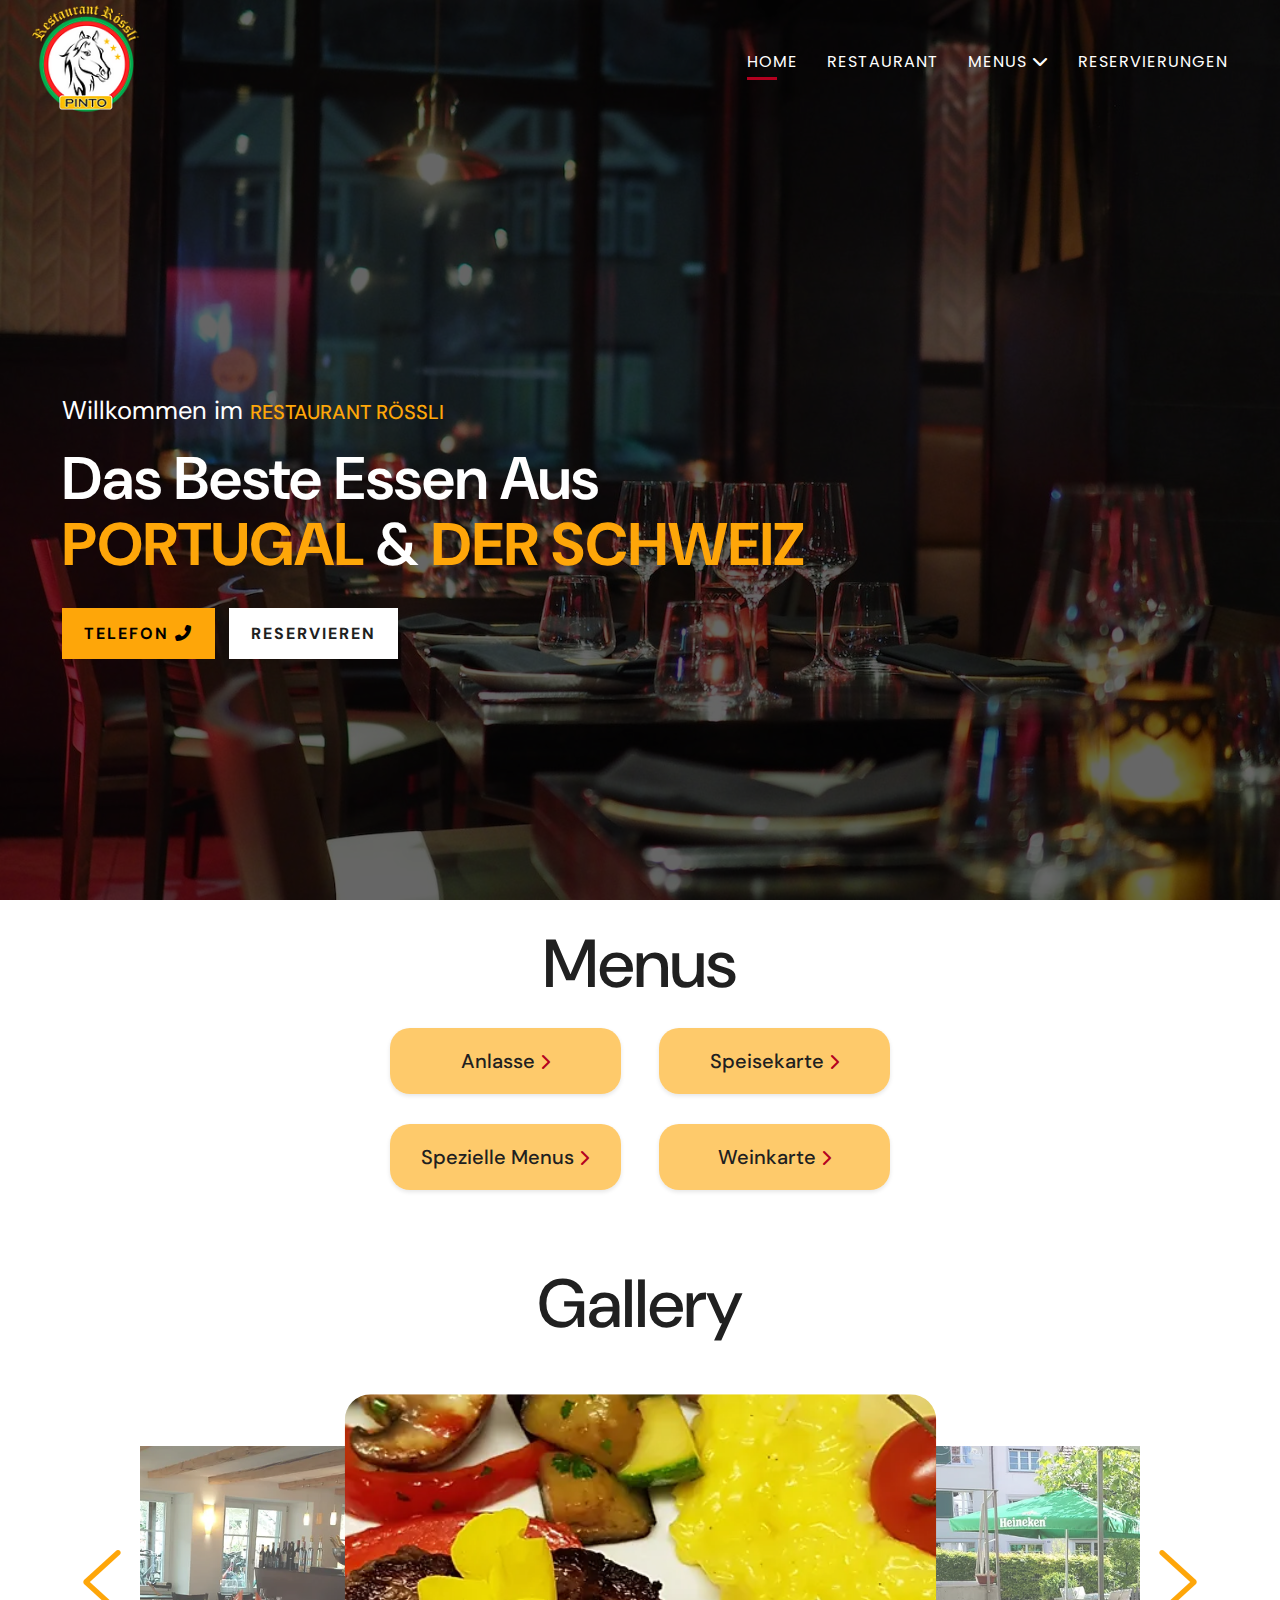
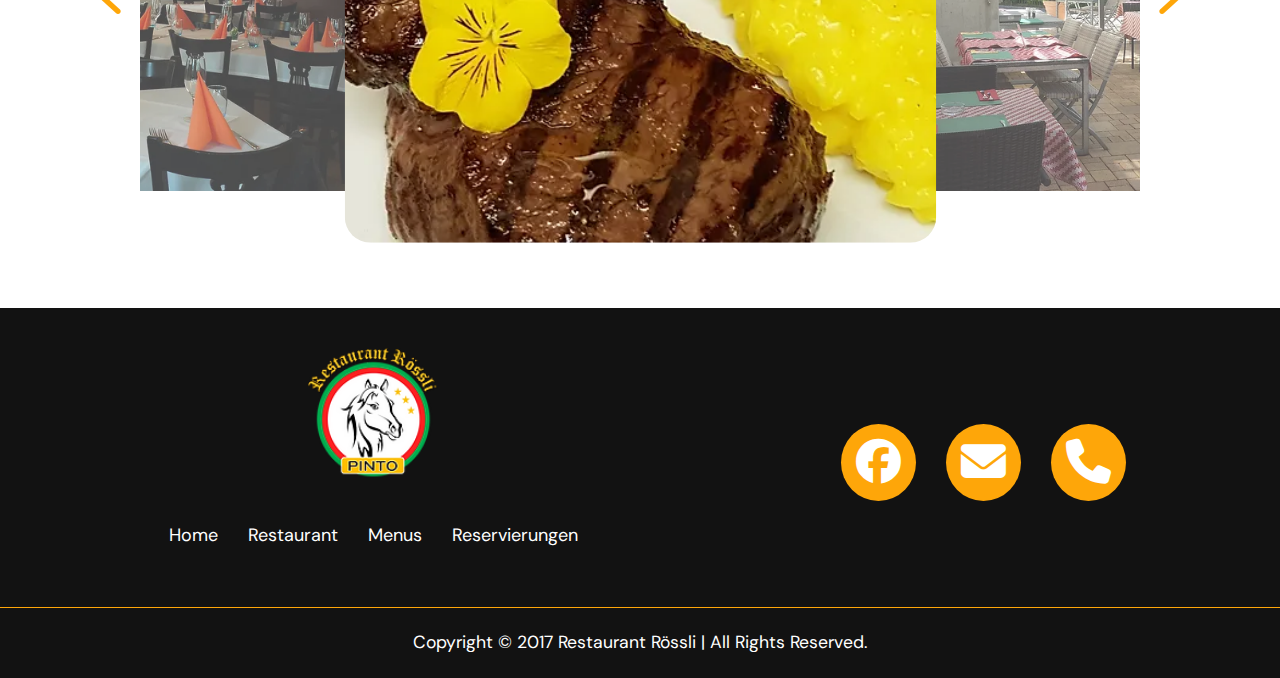
<file: index.html>
<!DOCTYPE html>
<html lang="en">

<head>
    <meta charset="UTF-8">
    <meta http-equiv="X-UA-Compatible" content="IE=edge">
    <meta name="viewport" content="width=device-width, initial-scale=1.0">
    <meta name="description" content="Restaurant Rössli">
    <meta name="author" content="Pinto Robenhausen">
    <title>Restaurant Rössli - Pinto Robenhausen</title>

    <!-- CSS File -->
    <link rel="stylesheet" href="css/style.css">

    <link rel="shortcut icon" href="images/logo.webp" type="image/x-icon">

    <!-- Font-Awesome CDN -->
    <link rel="stylesheet" href="https://cdnjs.cloudflare.com/ajax/libs/font-awesome/6.2.0/css/all.min.css" />
</head>

<body>

    <!-- ===== Navigation Bar ===== -->
    <header>
        <nav class="navbar">
            <a href="/" class="logo">
                <img src="images/logo.webp">
            </a>

            <div class="nav-menu">
                <ul class="nav-list">
                    <li><a href="/" class="active">Home</a></li>
                    <li><a href="restaurant.html">Restaurant</a></li>
                    <li>
                        <a>Menus <i class="fas fa-chevron-down"></i></a>
                        <ul class="sub-menu">
                            <li><a href="anlasse.html">Anlässe</a></li>
                            <li><a href="spezielle-menus.html">Spezielle Menus</a></li>
                            <li><a href="speisekarte.html">Speisekarte</a></li>
                            <li><a href="weinkarte.html">Weinkarte</a></li>
                        </ul>
                    </li>
                    <li><a href="reservierungen.html">Reservierungen</a></li>
                </ul>
            </div>
            <i class="fa-solid fa-bars" id="bar"></i>
        </nav>
    </header>

    <!-- ===== Mobile Menu ===== -->
    <div class="popup-mobilemenu">
        <div class="menu-inner">
            <div class="menu-top">
                <i class="fa-solid fa-close" id="close"></i>
            </div>

            <div class="content">
                <nav id="sideNavMobile" class="mainmenu-nav">
                    <ul class="navbar-list1">
                        <li><a class="menu__item active" href="/">Home</a></li>
                        <li><a class="menu__item" href="restaurant.html">Restaurant</a></li>
                        <li>
                            <a>Menus <i class="fas fa-chevron-down"></i></a>
                            <ul class="sub-menu">
                                <li><a href="anlasse.html">Anlässe</a></li>
                                <li><a href="spezielle-menus.html">Spezielle Menus</a></li>
                                <li><a href="speisekarte.html">Speisekarte</a></li>
                                <li><a href="weinkarte.html">Weinkarte</a></li>
                            </ul>
                        </li>
                        <li><a class="menu__item" href="reservierungen.html">Reservierungen</a></li>
                    </ul>
                </nav>
            </div>
        </div>
    </div>

    <!-- ==========================================================================================
            LANDING SECTION
    ========================================================================================== -->
    <section class="landing section" id="home">
        <div class="container animated-p1 fadeInTop">
            <div class="main-left">
                <h2>Willkommen im <span class="yellow">Restaurant Rössli</span></h2>
                <h1>Das Beste Essen Aus <span>PORTUGAL</span> & <span> DER SCHWEIZ</span></h1>
                <div class="buttons">
                    <a href="tel:0434880636" class="btn">Telefon <i class="fa fa-phone-alt"></i></a>
                    <a href="reservierungen.html" class="btn contact-btn">Reservieren</a>
                </div>
            </div>
        </div>
    </section>

    <!-- ==========================================================================================
            ABOUT SECTION
    ========================================================================================== -->
    <section class="home_menu">
        <div class="container">
            <h1 style="text-align: center;">Menus</h1>

            <div class="row">
                <div class="col" onclick="window.location.href='anlasse.html'">
                    <a href="anlasse.html">Anlasse <i class="fas fa-chevron-right"></i></a>
                </div>

                <div class="col" onclick="window.location.href='speisekarte.html'">
                    <a href="speisekarte.html">Speisekarte <i class="fas fa-chevron-right"></i></a>
                </div>

                <div class="col" onclick="window.location.href='spezielle-menus.html'">
                    <a href="spezielle-menus.html">Spezielle Menus <i class="fas fa-chevron-right"></i></a>
                </div>

                <div class="col" onclick="window.location.href='weinkarte.html'">
                    <a href="weinkarte.html">Weinkarte <i class="fas fa-chevron-right"></i></a>
                </div>
            </div>
        </div>
    </section>



     <!-- ==========================================================================================
            GALLERY SLIDESHOW
    ========================================================================================== -->
    <div class="choose-avatar">
        <h1>Gallery</h1>
        <span class="left"></span>
        <div class="avatars-container">
            <div class="avatars">
                <div class="avatar-item">
                    <img src="images/gallery/g1.webp">
                </div>
                <div class="avatar-item">
                    <img src="images/gallery/g2.webp">
                </div>
                <div class="avatar-item">
                    <img src="images/gallery/g3.webp">
                </div>
                <div class="avatar-item">
                    <img src="images/gallery/g7.webp">
                </div>
                <div class="avatar-item">
                    <img src="images/gallery/g4.webp">
                </div>
                <div class="avatar-item">
                    <img src="images/gallery/g8.webp">
                </div>
                <div class="avatar-item">
                    <img src="images/gallery/g5.webp">
                </div>
            </div>

            <div id="about_gallery" class="g_modal">
                <span class="g_close" onclick="closeModal()">&times;</span>
                <img class="modal-content" id="gallery_img">
            </div>
        </div>
        <span class="right"></span>

    </div>


    <!-- ==========================================================================================
           FOOTER
    ========================================================================================== -->

    <footer>
        <div class="container">
            <div class="links">
                <a href="/" class="logo">
                    <img src="images/logo.webp" alt="Logo">
                </a>
                <ul>
                    <li><a href="/">Home</a></li>
                    <li><a href="restaurant.html">Restaurant</a></li>
                    <li><a href="menus.html">Menus</a></li>
                    <li><a href="reservierungen.html">Reservierungen</a></li>
                </ul>
            </div>

            <div class="contact-details">
                <ul>
                    <li><a href="https://www.facebook.com/pintowetzikon/" target="_blank"><i
                                class="fab fa-facebook"></i></a></li>
                    <li><a href="mailto:roessli.pinto@gmail.com"><i class="fas fa-envelope"></i></a></li>
                    <li><a href="tel:0434880636"><i class="fas fa-phone"></i></a></li>
                </ul>
            </div>
        </div>
        <div class="branding">
            <p>Copyright &copy; 2017 Restaurant Rössli | All Rights Reserved.</p>
        </div>
    </footer>

    <script src="js/script.js"></script>
</body>

</html>
</file>
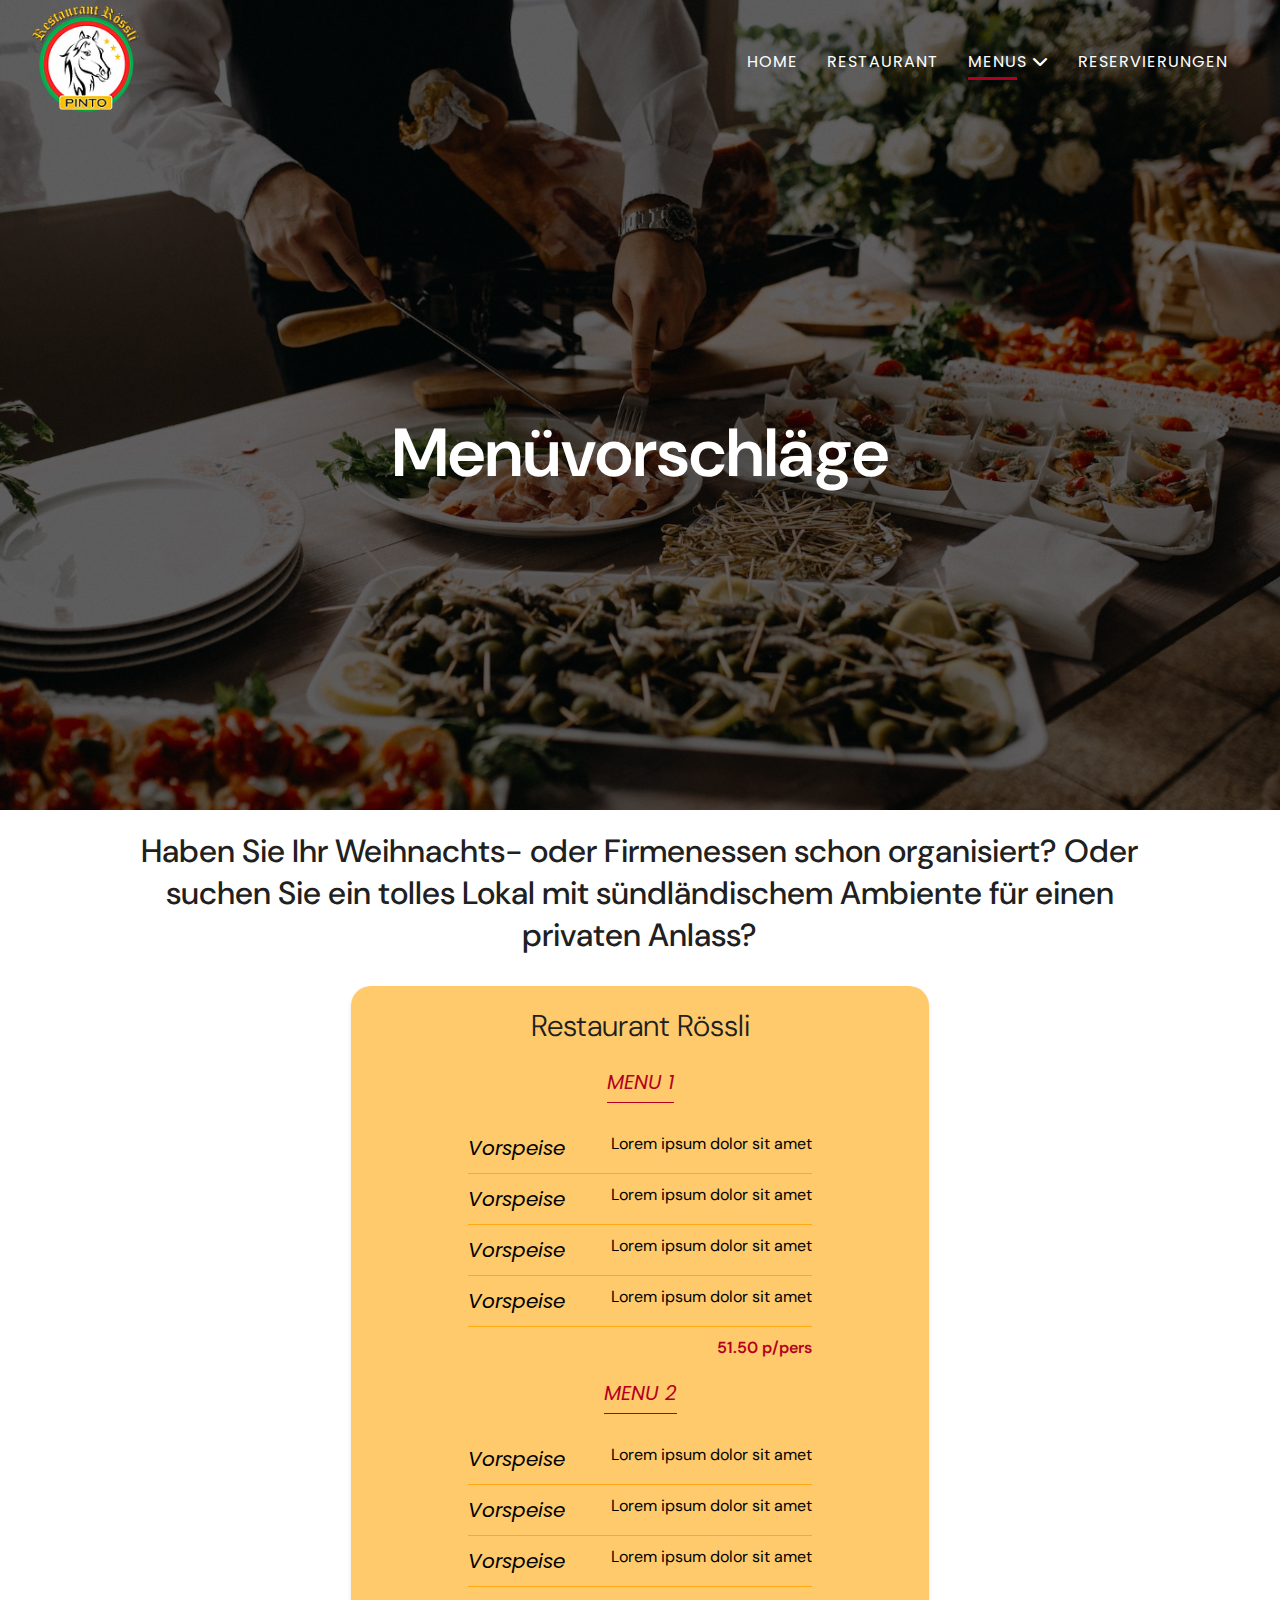
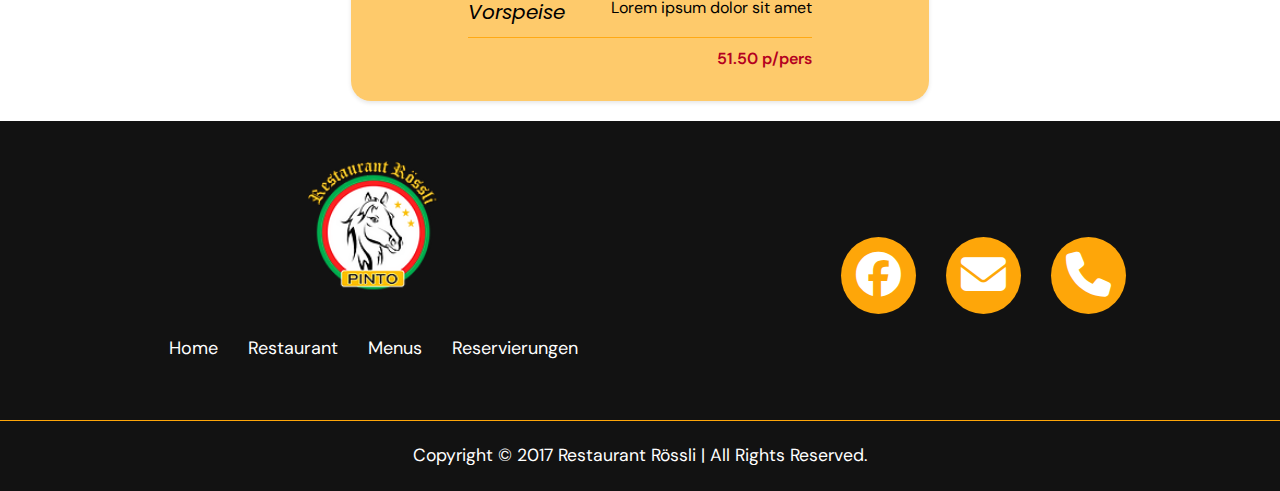
<file: anlasse.html>
<!DOCTYPE html>
<html lang="en">

<head>
    <meta charset="UTF-8">
    <meta http-equiv="X-UA-Compatible" content="IE=edge">
    <meta name="viewport" content="width=device-width, initial-scale=1.0">
    <meta name="description" content="Restaurant Rössli">
    <meta name="author" content="Pinto Robenhausen">
    <title>Anlasse | Restaurant Rössli - Pinto Robenhausen</title>

    <!-- CSS File -->
    <link rel="stylesheet" href="css/style.css">

    <!-- Favicon -->
    <link rel="shortcut icon" href="images/logo.webp" type="image/x-icon">

    <!-- JQuery CDN -->
    <script src="https://cdnjs.cloudflare.com/ajax/libs/jquery/3.6.1/jquery.min.js"
        integrity="sha512-aVKKRRi/Q/YV+4mjoKBsE4x3H+BkegoM/em46NNlCqNTmUYADjBbeNefNxYV7giUp0VxICtqdrbqU7iVaeZNXA=="
        crossorigin="anonymous" referrerpolicy="no-referrer"></script>

    <!-- Font-Awesome CDN -->
    <link rel="stylesheet" href="https://cdnjs.cloudflare.com/ajax/libs/font-awesome/6.2.0/css/all.min.css" />
</head>

<body>

    <!-- ===== Navigation Bar ===== -->
    <header>
        <nav class="navbar">
            <a href="/" class="logo">
                <img src="images/logo.webp">
            </a>

            <div class="nav-menu">
                <ul class="nav-list">
                    <li><a href="/">Home</a></li>
                    <li><a href="restaurant.html">Restaurant</a></li>
                    <li>
                        <a class="active">Menus <i class="fas fa-chevron-down"></i></a>
                        <ul class="sub-menu">
                            <li><a href="anlasse.html" class="active">Anlässe</a></li>
                            <li><a href="spezielle-menus.html">Spezielle Menus</a></li>
                            <li><a href="speisekarte.html">Speisekarte</a></li>
                            <li><a href="weinkarte.html">Weinkarte</a></li>
                        </ul>
                    </li>
                    <li><a href="reservierungen.html">Reservierungen</a></li>
                </ul>
            </div>
            <i class="fa-solid fa-bars" id="bar"></i>
        </nav>
    </header>

    <!-- ===== Mobile Menu ===== -->
    <div class="popup-mobilemenu">
        <div class="menu-inner">
            <div class="menu-top">
                <i class="fa-solid fa-close" id="close"></i>
            </div>

            <div class="content">
                <nav id="sideNavMobile" class="mainmenu-nav">
                    <ul class="navbar-list1">
                        <li><a class="menu__item" href="/">Home</a></li>
                        <li><a class="menu__item" href="restaurant.html">Restaurant</a></li>
                        <li>
                            <a class="active">Menus <i class="fas fa-chevron-down"></i></a>
                            <ul class="sub-menu">
                                <li><a href="anlasse.html" class="active">Anlässe</a></li>
                                <li><a href="spezielle-menus.html">Spezielle Menus</a></li>
                                <li><a href="speisekarte.html">Speisekarte</a></li>
                                <li><a href="weinkarte.html">Weinkarte</a></li>
                            </ul>
                        </li>
                        <li><a class="menu__item" href="reservierungen.html">Reservierungen</a></li>
                    </ul>
                </nav>
            </div>
        </div>
    </div>

    <!-- ==========================================================================================
            HERO SECTION
    ========================================================================================== -->
    <section class="section page-header anlasse_header">
        <div class="container">
            <h1>Menüvorschläge</h1>
        </div>
    </section>

    <!-- ==========================================================================================
            MENU SECTION
    ========================================================================================== -->
    <section class="menu-page" id="anlasse">
        <div class="container">

            <h2>Haben Sie Ihr Weihnachts- oder Firmenessen schon organisiert? Oder suchen Sie ein tolles Lokal mit sündländischem Ambiente für einen privaten Anlass?</h2>

            <div class="menu_card">
                <h3>Restaurant Rössli</h3>

                <table>
                    <tbody>
                        <!-- MENU 1 -->
                        <tr class="menu_no"><th>MENU 1</th></tr>
                        <tr>
                            <th>Vorspeise</th>
                            <td>Lorem ipsum dolor sit amet</td>
                        </tr>
                        <tr>
                            <th>Vorspeise</th>
                            <td>Lorem ipsum dolor sit amet</td>
                        </tr>
                        <tr>
                            <th>Vorspeise</th>
                            <td>Lorem ipsum dolor sit amet</td>
                        </tr>
                        <tr>
                            <th>Vorspeise</th>
                            <td>Lorem ipsum dolor sit amet</td>
                        </tr>
                        <tr class="menu_price">
                            <td>51.50 p/pers</td>
                        </tr>
                        <!-- ----------------- -->

                        <!-- MENU 2 -->
                        <tr class="menu_no"><th>MENU 2</th></tr>
                        <tr>
                            <th>Vorspeise</th>
                            <td>Lorem ipsum dolor sit amet</td>
                        </tr>
                        <tr>
                            <th>Vorspeise</th>
                            <td>Lorem ipsum dolor sit amet</td>
                        </tr>
                        <tr>
                            <th>Vorspeise</th>
                            <td>Lorem ipsum dolor sit amet</td>
                        </tr>
                        <tr>
                            <th>Vorspeise</th>
                            <td>Lorem ipsum dolor sit amet</td>
                        </tr>
                        <tr class="menu_price">
                            <td>51.50 p/pers</td>
                        </tr>
                        <!-- ----------------- -->
                    </tbody>
                </table>
            </div>
        </div>
    </section>


    <!-- ==========================================================================================
           FOOTER
    ========================================================================================== -->

    <footer>
        <div class="container">
            <div class="links">
                <a href="/" class="logo">
                    <img src="images/logo.webp" alt="Logo">
                </a>
                <ul>
                    <li><a href="/">Home</a></li>
                    <li><a href="restaurant.html">Restaurant</a></li>
                    <li><a href="menus.html">Menus</a></li>
                    <li><a href="reservierungen.html">Reservierungen</a></li>
                </ul>
            </div>

            <div class="contact-details">
                <ul>
                    <li><a href="https://www.facebook.com/pintowetzikon/" target="_blank"><i
                                class="fab fa-facebook"></i></a></li>
                    <li><a href="mailto:roessli.pinto@gmail.com"><i class="fas fa-envelope"></i></a></li>
                    <li><a href="tel:0434880636"><i class="fas fa-phone"></i></a></li>
                </ul>
            </div>
        </div>
        <div class="branding">
            <p>Copyright &copy; 2017 Restaurant Rössli | All Rights Reserved.</p>
        </div>
    </footer>

    <script src="js/script.js"></script>
</body>

</html>
</file>
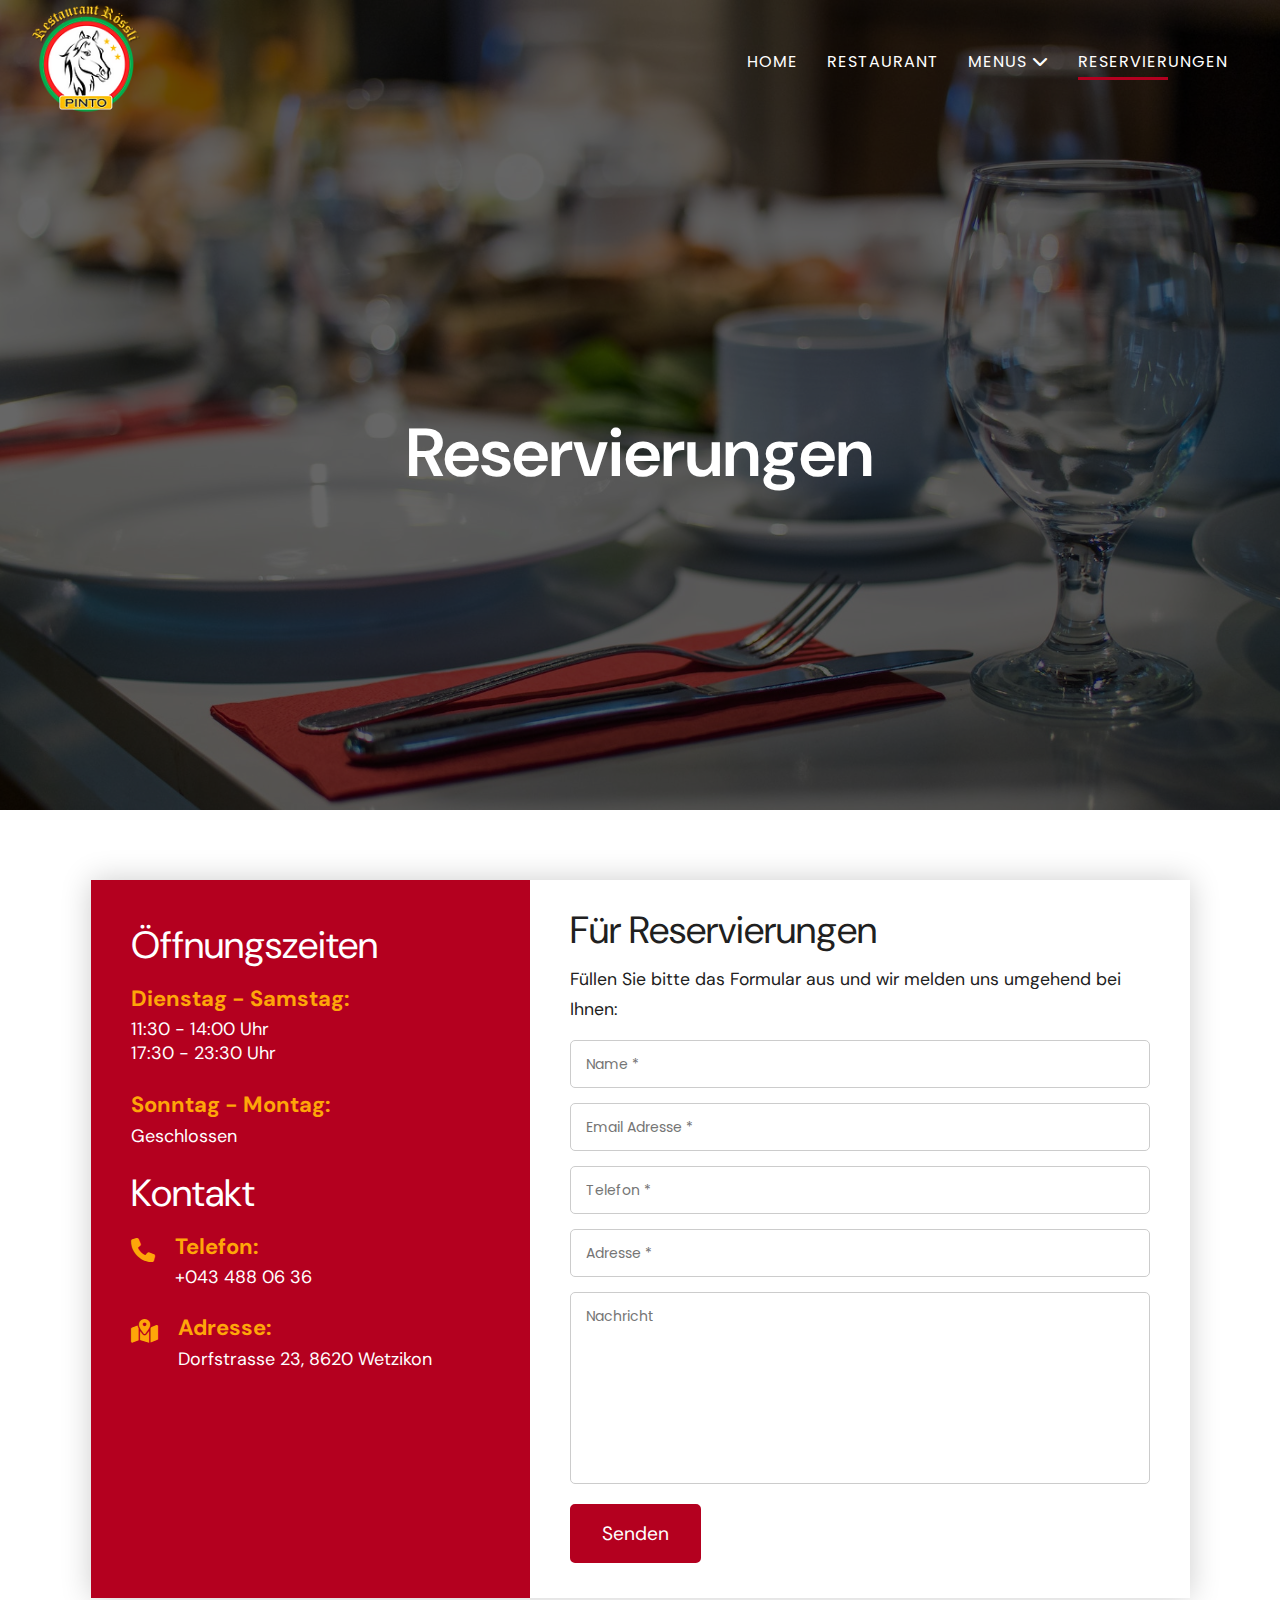
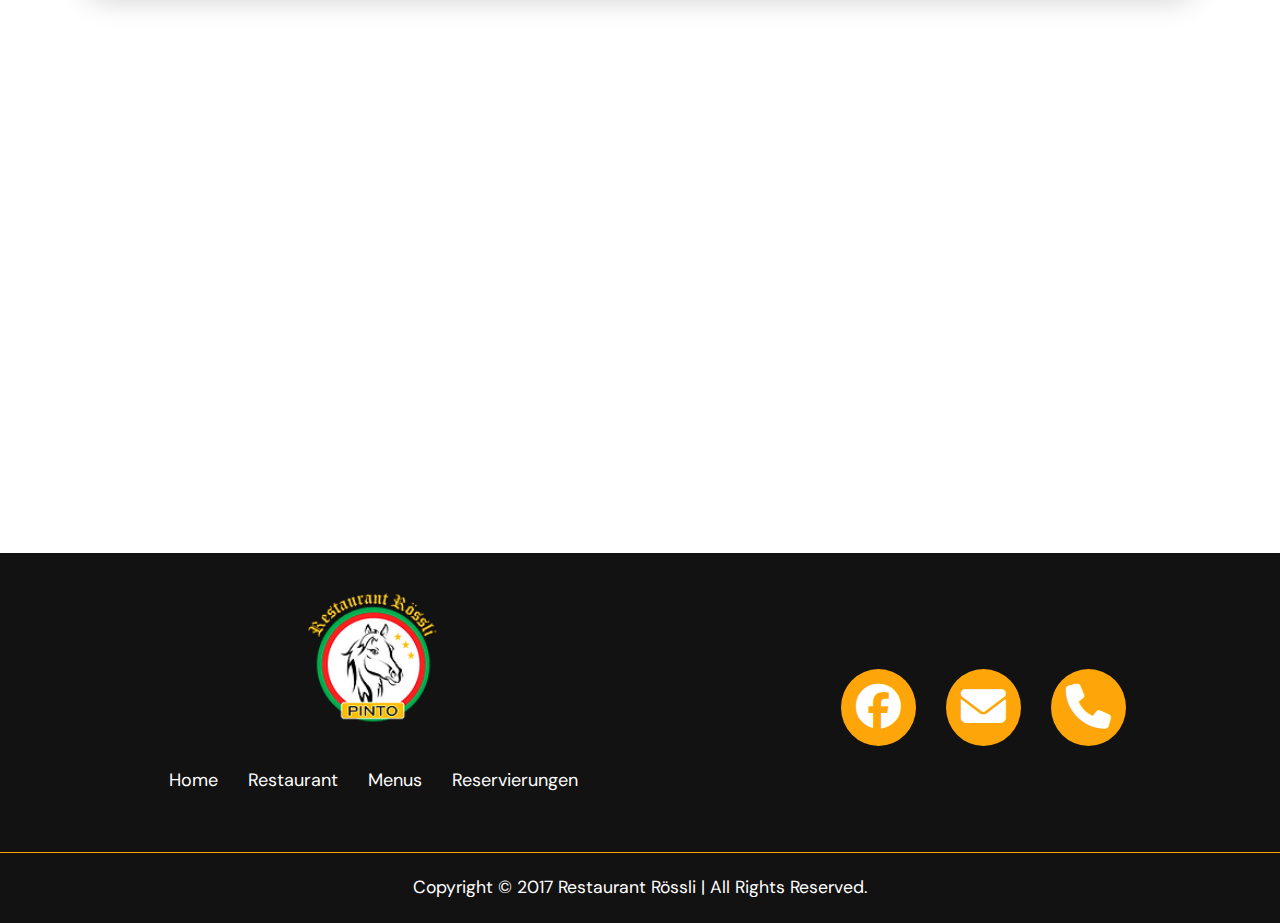
<file: reservierungen.html>
<!DOCTYPE html>
<html lang="en">

<head>
    <meta charset="UTF-8">
    <meta http-equiv="X-UA-Compatible" content="IE=edge">
    <meta name="viewport" content="width=device-width, initial-scale=1.0">
    <meta name="description" content="Restaurant Rössli">
    <meta name="author" content="Pinto Robenhausen">
    <title>Reservierungen Restaurant Rössli - Pinto Robenhausen</title>

    <!-- CSS File -->
    <link rel="stylesheet" href="css/style.css">

    <link rel="shortcut icon" href="images/logo.webp" type="image/x-icon">

    <!-- Font-Awesome CDN -->
    <link rel="stylesheet" href="https://cdnjs.cloudflare.com/ajax/libs/font-awesome/6.2.0/css/all.min.css" />
</head>

<body>

    <!-- ===== Navigation Bar ===== -->
    <header>
        <nav class="navbar">
            <a href="/" class="logo">
                <img src="images/logo.webp">
            </a>

            <div class="nav-menu">
                <ul class="nav-list">
                    <li><a href="/">Home</a></li>
                    <li><a href="restaurant.html">Restaurant</a></li>
                    <li>
                        <a>Menus <i class="fas fa-chevron-down"></i></a>
                        <ul class="sub-menu">
                            <li><a href="anlasse.html">Anlässe</a></li>
                            <li><a href="spezielle-menus.html">Spezielle Menus</a></li>
                            <li><a href="speisekarte.html">Speisekarte</a></li>
                            <li><a href="weinkarte.html">Weinkarte</a></li>
                        </ul>
                    </li>
                    <li><a href="reservierungen.html" class="active">Reservierungen</a></li>
                </ul>
            </div>
            <i class="fa-solid fa-bars" id="bar"></i>
        </nav>
    </header>

    <!-- ===== Mobile Menu ===== -->
    <div class="popup-mobilemenu">
        <div class="menu-inner">
            <div class="menu-top">
                <i class="fa-solid fa-close" id="close"></i>
            </div>

            <div class="content">
                <nav id="sideNavMobile" class="mainmenu-nav">
                    <ul class="navbar-list1">
                        <li><a class="menu__item" href="/">Home</a></li>
                        <li><a class="menu__item" href="restaurant.html">Restaurant</a></li>
                        <li>
                            <a>Menus <i class="fas fa-chevron-down"></i></a>
                            <ul class="sub-menu">
                                <li><a href="anlasse.html">Anlässe</a></li>
                                <li><a href="spezielle-menus.html">Spezielle Menus</a></li>
                                <li><a href="speisekarte.html">Speisekarte</a></li>
                                <li><a href="weinkarte.html">Weinkarte</a></li>
                            </ul>
                        </li>
                        <li><a class="menu__item active" href="reservierungen.html">Reservierungen</a></li>
                    </ul>
                </nav>
            </div>
        </div>
    </div>

    <!-- ==========================================================================================
            HERO SECTION
    ========================================================================================== -->
    <section class="section page-header">
        <div class="container">
            <h1>Reservierungen</h1>
        </div>
    </section>


    <!-- ==========================================================================================
           CONTACT SECTION
    ========================================================================================== -->
    <section class="contact" id="contact">
        <div class="container">

            <div class="contact-info">
                <div class="float-right">
                    <h2>Öffnungszeiten</h2>

                    <div class="info-details">
                        <div class="info-text">
                            <p><strong>Dienstag - Samstag:</strong></p>
                            <a>11:30 - 14:00 Uhr <br> 17:30 - 23:30 Uhr</a>
                            <br> <br>
                            <p><strong>Sonntag - Montag:</strong></p> <a>Geschlossen</a>
                        </div>
                    </div>

                    <h2>Kontakt</h2>

                    <div class="info-details">
                        <i class="fa-solid fa-phone"></i>
                        <div class="info-text">
                            <p><strong>Telefon: </strong></p>
                            <a href="tel:0434880636">+043 488 06 36</a>
                        </div>
                    </div>

                    <div class="info-details">
                        <i class="fa-solid fa-map-location-dot"></i>
                        <div class="info-text">
                            <p><strong>Adresse: </strong></p>
                            <a href="https://goo.gl/maps/G25WGW57kumDyhHg8" target="_blank">Dorfstrasse 23, 8620
                                Wetzikon</a>
                        </div>
                    </div>

                </div>

                <div class="float-left">
                    <div class="form-wrapper">
                        <form id="contact_form" action="" method="post" class="contact_form">
                            <h2>Für Reservierungen</h2>
                            <p>Füllen Sie bitte das Formular aus und wir melden uns umgehend bei Ihnen:</p>

                            <div class="returnmessage"
                                data-success="Your message has been received, We will contact you soon.">
                            </div>
                            <div class="empty_notice"><span>Please Fill All the Fields</span></div>

                            <input type="text" name="name" id="name" placeholder="Name *">
                            <input type="email" name="email" id="email" placeholder="Email Adresse *">
                            <input type="tel" name="phone" id="phone" placeholder="Telefon *">
                            <input type="text" name="address" id="address" placeholder="Adresse *">
                            <textarea name="message" id="message" placeholder="Nachricht" cols="30"
                                rows="10"></textarea>

                            <button name="submit" type="submit" id="send_message" class="contact-btn">Senden</button>
                        </form>
                    </div>
                </div>
            </div>
        </div>

        <!-- MAP -->
        <iframe
            src="https://www.google.com/maps/embed?pb=!1m18!1m12!1m3!1d10816.437809531619!2d8.768902555419931!3d47.3317337!2m3!1f0!2f0!3f0!3m2!1i1024!2i768!4f13.1!3m3!1m2!1s0x479abb976a26006d%3A0x64d04697b86644fa!2zUsO2c3NsaQ!5e0!3m2!1sen!2s!4v1687175792627!5m2!1sen!2s"
            width="600" height="450" style="border:0;" allowfullscreen="" loading="lazy"
            referrerpolicy="no-referrer-when-downgrade"></iframe>

    </section>


    <!-- ==========================================================================================
           FOOTER
    ========================================================================================== -->

    <footer>
        <div class="container">
            <div class="links">
                <a href="/" class="logo">
                    <img src="images/logo.webp" alt="Logo">
                </a>
                <ul>
                    <li><a href="/">Home</a></li>
                    <li><a href="restaurant.html">Restaurant</a></li>
                    <li><a href="menus.html">Menus</a></li>
                    <li><a href="reservierungen.html">Reservierungen</a></li>
                </ul>
            </div>

            <div class="contact-details">
                <ul>
                    <li><a href="https://www.facebook.com/pintowetzikon/" target="_blank"><i
                                class="fab fa-facebook"></i></a></li>
                    <li><a href="mailto:roessli.pinto@gmail.com"><i class="fas fa-envelope"></i></a></li>
                    <li><a href="tel:0434880636"><i class="fas fa-phone"></i></a></li>
                </ul>
            </div>
        </div>
        <div class="branding">
            <p>Copyright &copy; 2017 Restaurant Rössli | All Rights Reserved.</p>
        </div>
    </footer>

    <script src="js/script.js"></script>
</body>

</html>
</file>
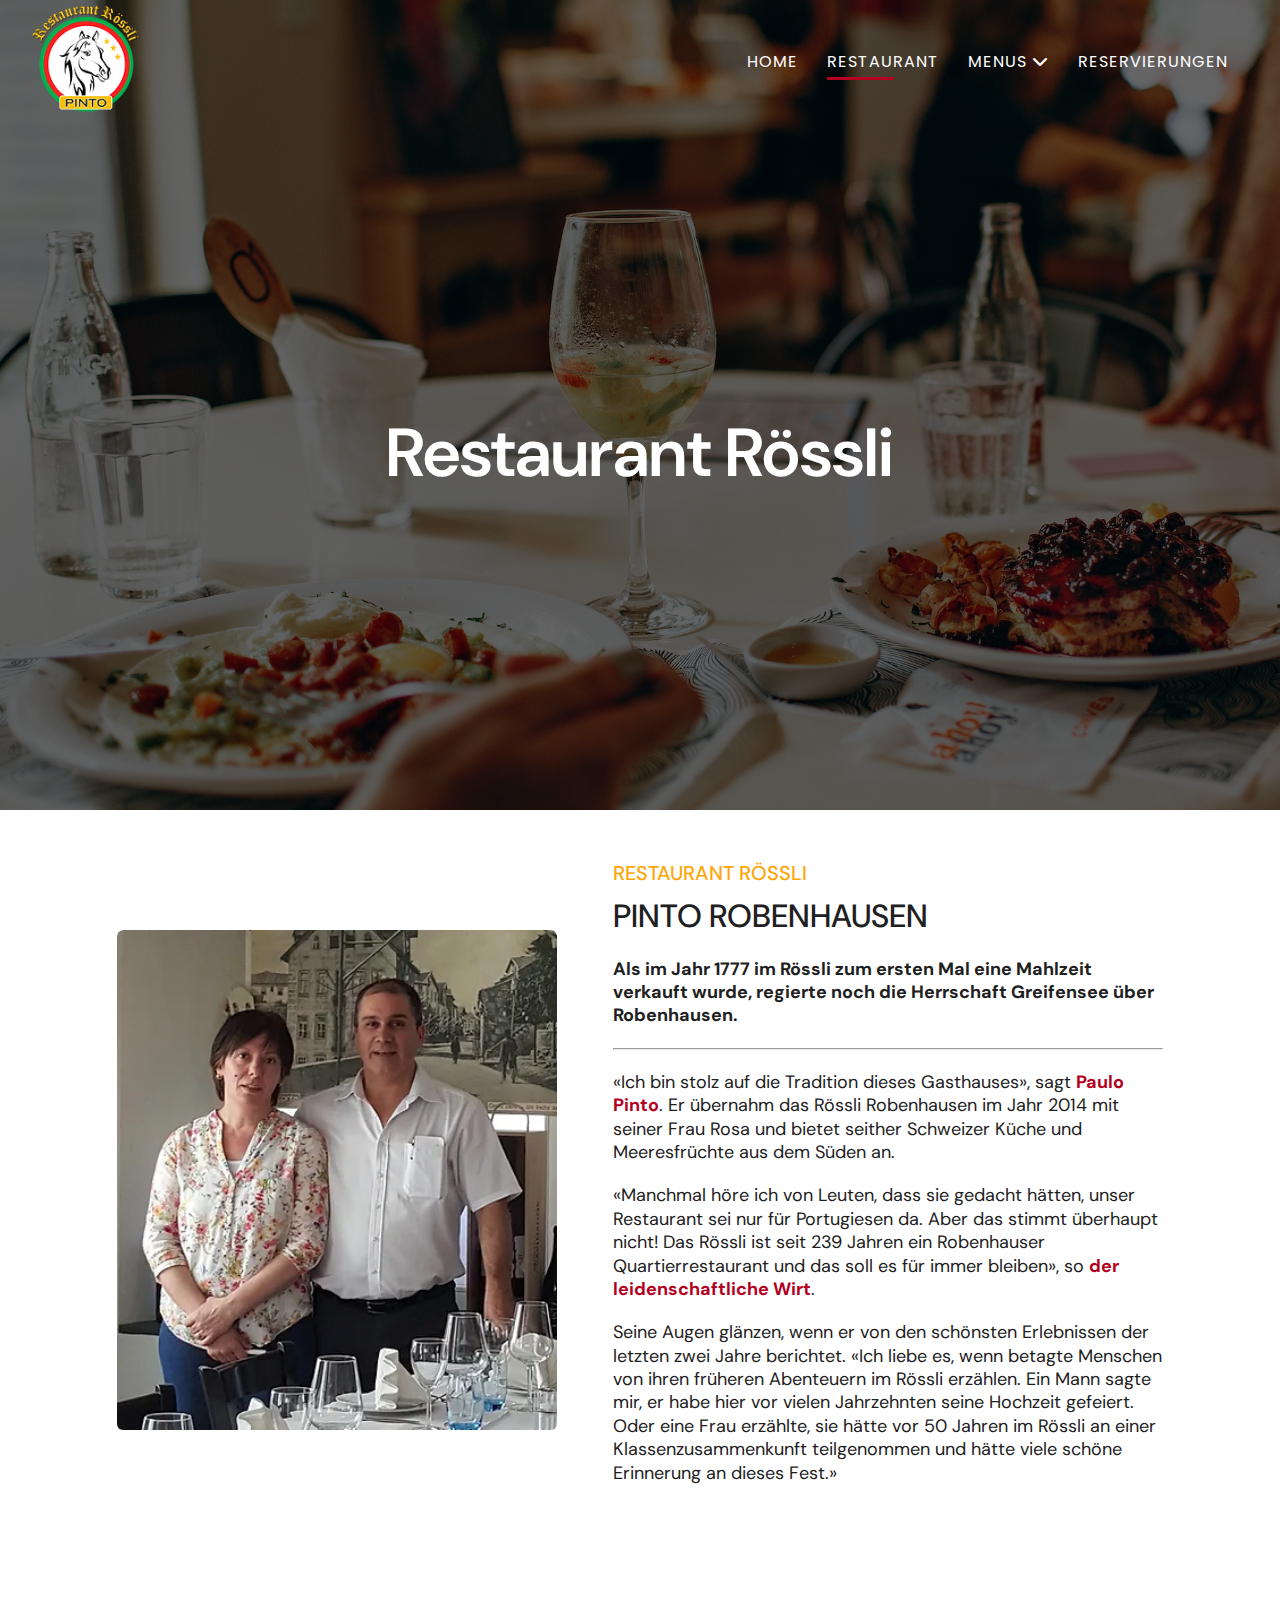
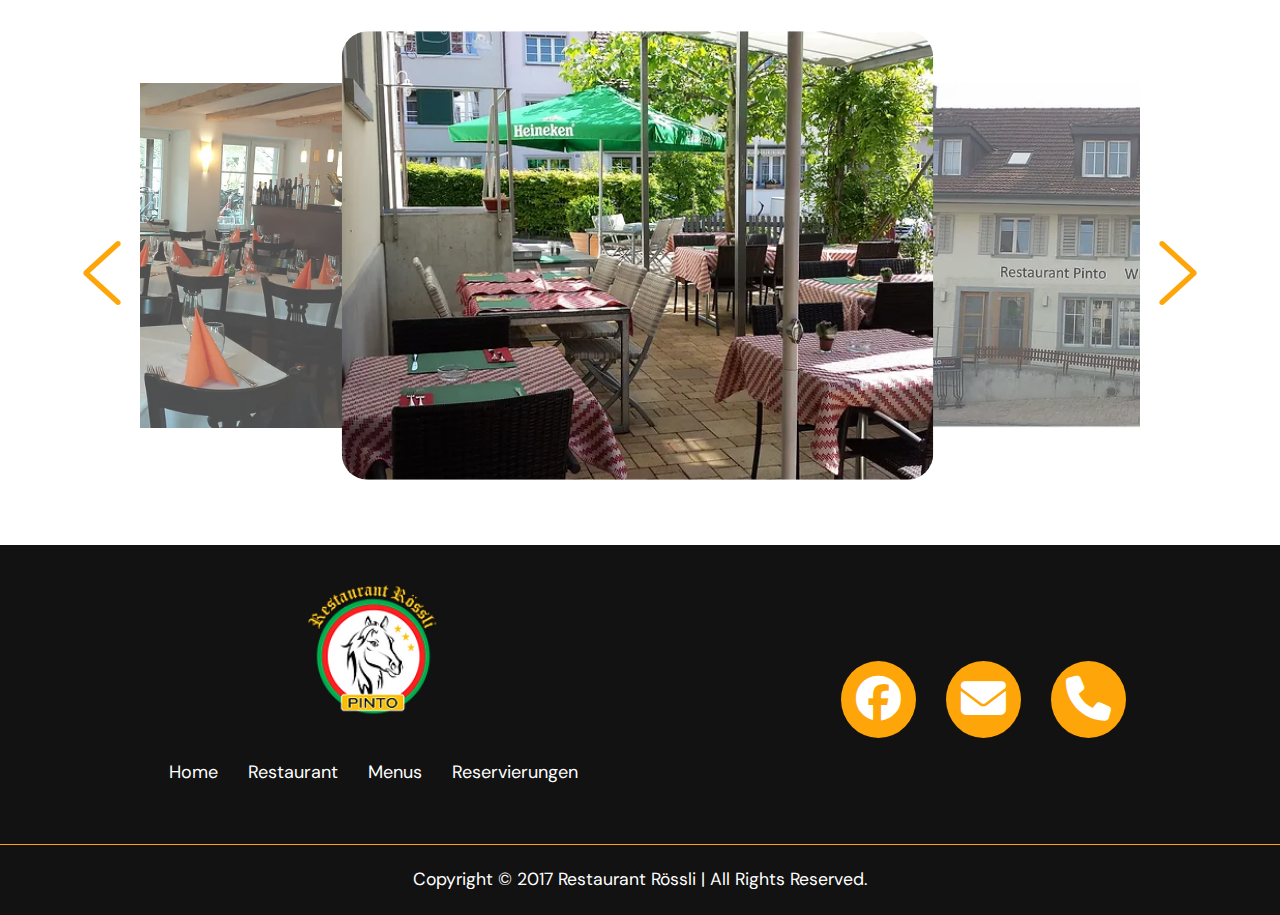
<file: restaurant.html>
<!DOCTYPE html>
<html lang="en">

<head>
    <meta charset="UTF-8">
    <meta http-equiv="X-UA-Compatible" content="IE=edge">
    <meta name="viewport" content="width=device-width, initial-scale=1.0">
    <meta name="description" content="Restaurant Rössli">
    <meta name="author" content="Pinto Robenhausen">
    <title>Restaurant Rössli - Pinto Robenhausen</title>

    <!-- CSS File -->
    <link rel="stylesheet" href="css/style.css">

    <!-- Favicon -->
    <link rel="shortcut icon" href="images/logo.webp" type="image/x-icon">

    <!-- JQuery CDN -->
    <script src="https://cdnjs.cloudflare.com/ajax/libs/jquery/3.6.1/jquery.min.js"
        integrity="sha512-aVKKRRi/Q/YV+4mjoKBsE4x3H+BkegoM/em46NNlCqNTmUYADjBbeNefNxYV7giUp0VxICtqdrbqU7iVaeZNXA=="
        crossorigin="anonymous" referrerpolicy="no-referrer"></script>

    <!-- Font-Awesome CDN -->
    <link rel="stylesheet" href="https://cdnjs.cloudflare.com/ajax/libs/font-awesome/6.2.0/css/all.min.css" />
</head>

<body>

    <!-- ===== Navigation Bar ===== -->
    <header>
        <nav class="navbar">
            <a href="/" class="logo">
                <img src="images/logo.webp">
            </a>

            <div class="nav-menu">
                <ul class="nav-list">
                    <li><a href="/">Home</a></li>
                    <li><a href="restaurant.html" class="active">Restaurant</a></li>
                    <li>
                        <a>Menus <i class="fas fa-chevron-down"></i></a>
                        <ul class="sub-menu">
                            <li><a href="anlasse.html">Anlässe</a></li>
                            <li><a href="spezielle-menus.html">Spezielle Menus</a></li>
                            <li><a href="speisekarte.html">Speisekarte</a></li>
                            <li><a href="weinkarte.html">Weinkarte</a></li>
                        </ul>
                    </li>
                    <li><a href="reservierungen.html">Reservierungen</a></li>
                </ul>
            </div>
            <i class="fa-solid fa-bars" id="bar"></i>
        </nav>
    </header>

    <!-- ===== Mobile Menu ===== -->
    <div class="popup-mobilemenu">
        <div class="menu-inner">
            <div class="menu-top">
                <i class="fa-solid fa-close" id="close"></i>
            </div>

            <div class="content">
                <nav id="sideNavMobile" class="mainmenu-nav">
                    <ul class="navbar-list1">
                        <li><a class="menu__item" href="/">Home</a></li>
                        <li><a class="menu__item active" href="restaurant.html">Restaurant</a></li>
                        <li>
                            <a>Menus <i class="fas fa-chevron-down"></i></a>
                            <ul class="sub-menu">
                                <li><a href="anlasse.html">Anlässe</a></li>
                                <li><a href="spezielle-menus.html">Spezielle Menus</a></li>
                                <li><a href="speisekarte.html">Speisekarte</a></li>
                                <li><a href="weinkarte.html">Weinkarte</a></li>
                            </ul>
                        </li>
                        <li><a class="menu__item" href="reservierungen.html">Reservierungen</a></li>
                    </ul>
                </nav>
            </div>
        </div>
    </div>

    <!-- ==========================================================================================
            HERO SECTION
    ========================================================================================== -->
    <section class="section page-header restaurant_header">
        <div class="container">
            <h1>Restaurant Rössli</h1>
        </div>
    </section>

    <!-- ==========================================================================================
            ABOUT SECTION
    ========================================================================================== -->
    <section class="about" id="about-us">
        <div class="container">

            <div class="flex">
                <div class="flex-img">
                    <img src="images/about-img.webp" alt="About Us">
                </div>

                <div class="flex-content">
                    <span class="yellow">RESTAURANT RÖSSLI</span>
                    <h2>PINTO
                        ROBENHAUSEN</h2>

                    <p><strong>Als im Jahr 1777 im Rössli zum ersten Mal eine Mahlzeit verkauft wurde, regierte noch die
                            Herrschaft Greifensee über Robenhausen.</strong></p>
                    <hr> <br>

                    <p>«Ich bin stolz auf die Tradition dieses Gasthauses», sagt <span class="author">Paulo
                            Pinto</span>. Er übernahm das Rössli Robenhausen im Jahr 2014 mit seiner Frau Rosa und
                        bietet seither Schweizer Küche und Meeresfrüchte aus dem Süden an.</p>

                    <p>«Manchmal höre ich von Leuten, dass sie gedacht hätten, unser Restaurant sei nur für Portugiesen
                        da. Aber das stimmt überhaupt nicht! Das Rössli ist seit 239 Jahren ein Robenhauser
                        Quartierrestaurant und das soll es für immer bleiben», so <span class="author">der
                            leidenschaftliche Wirt</span>.</p>

                    <p>Seine Augen glänzen, wenn er von den schönsten Erlebnissen der letzten zwei Jahre berichtet. «Ich
                        liebe es, wenn betagte Menschen von ihren früheren Abenteuern im Rössli erzählen. Ein Mann sagte
                        mir, er habe hier vor vielen Jahrzehnten seine Hochzeit gefeiert. Oder eine Frau erzählte, sie
                        hätte vor 50 Jahren im Rössli an einer Klassenzusammenkunft teilgenommen und hätte viele schöne
                        Erinnerung an dieses Fest.»</p>
                </div>
            </div>
        </div>
    </section>

    <!-- ==========================================================================================
            GALLERY SLIDESHOW
    ========================================================================================== -->
    <div class="choose-avatar">
        <span class="left"></span>
        <div class="avatars-container">
            <div class="avatars">
                <div class="avatar-item">
                    <img src="images/gallery/g1.webp">
                </div>
                <div class="avatar-item">
                    <img src="images/gallery/g2.webp">
                </div>
                <div class="avatar-item">
                    <img src="images/gallery/g3.webp">
                </div>
                <div class="avatar-item">
                    <img src="images/gallery/g4.webp">
                </div>
                <div class="avatar-item">
                    <img src="images/gallery/g5.webp">
                </div>
                <div class="avatar-item">
                    <img src="images/gallery/g6.webp">
                </div>
            </div>

            <div id="about_gallery" class="g_modal">
                <span class="g_close" onclick="closeModal()">&times;</span>
                <img class="modal-content" id="gallery_img">
            </div>
        </div>
        <span class="right"></span>

    </div>

    <!-- ==========================================================================================
           FOOTER
    ========================================================================================== -->

    <footer>
        <div class="container">
            <div class="links">
                <a href="/" class="logo">
                    <img src="images/logo.webp" alt="Logo">
                </a>
                <ul>
                    <li><a href="/">Home</a></li>
                    <li><a href="restaurant.html">Restaurant</a></li>
                    <li><a href="menus.html">Menus</a></li>
                    <li><a href="reservierungen.html">Reservierungen</a></li>
                </ul>
            </div>

            <div class="contact-details">
                <ul>
                    <li><a href="https://www.facebook.com/pintowetzikon/" target="_blank"><i
                                class="fab fa-facebook"></i></a></li>
                    <li><a href="mailto:roessli.pinto@gmail.com"><i class="fas fa-envelope"></i></a></li>
                    <li><a href="tel:0434880636"><i class="fas fa-phone"></i></a></li>
                </ul>
            </div>
        </div>
        <div class="branding">
            <p>Copyright &copy; 2017 Restaurant Rössli | All Rights Reserved.</p>
        </div>
    </footer>

    <script src="js/script.js"></script>
</body>

</html>
</file>
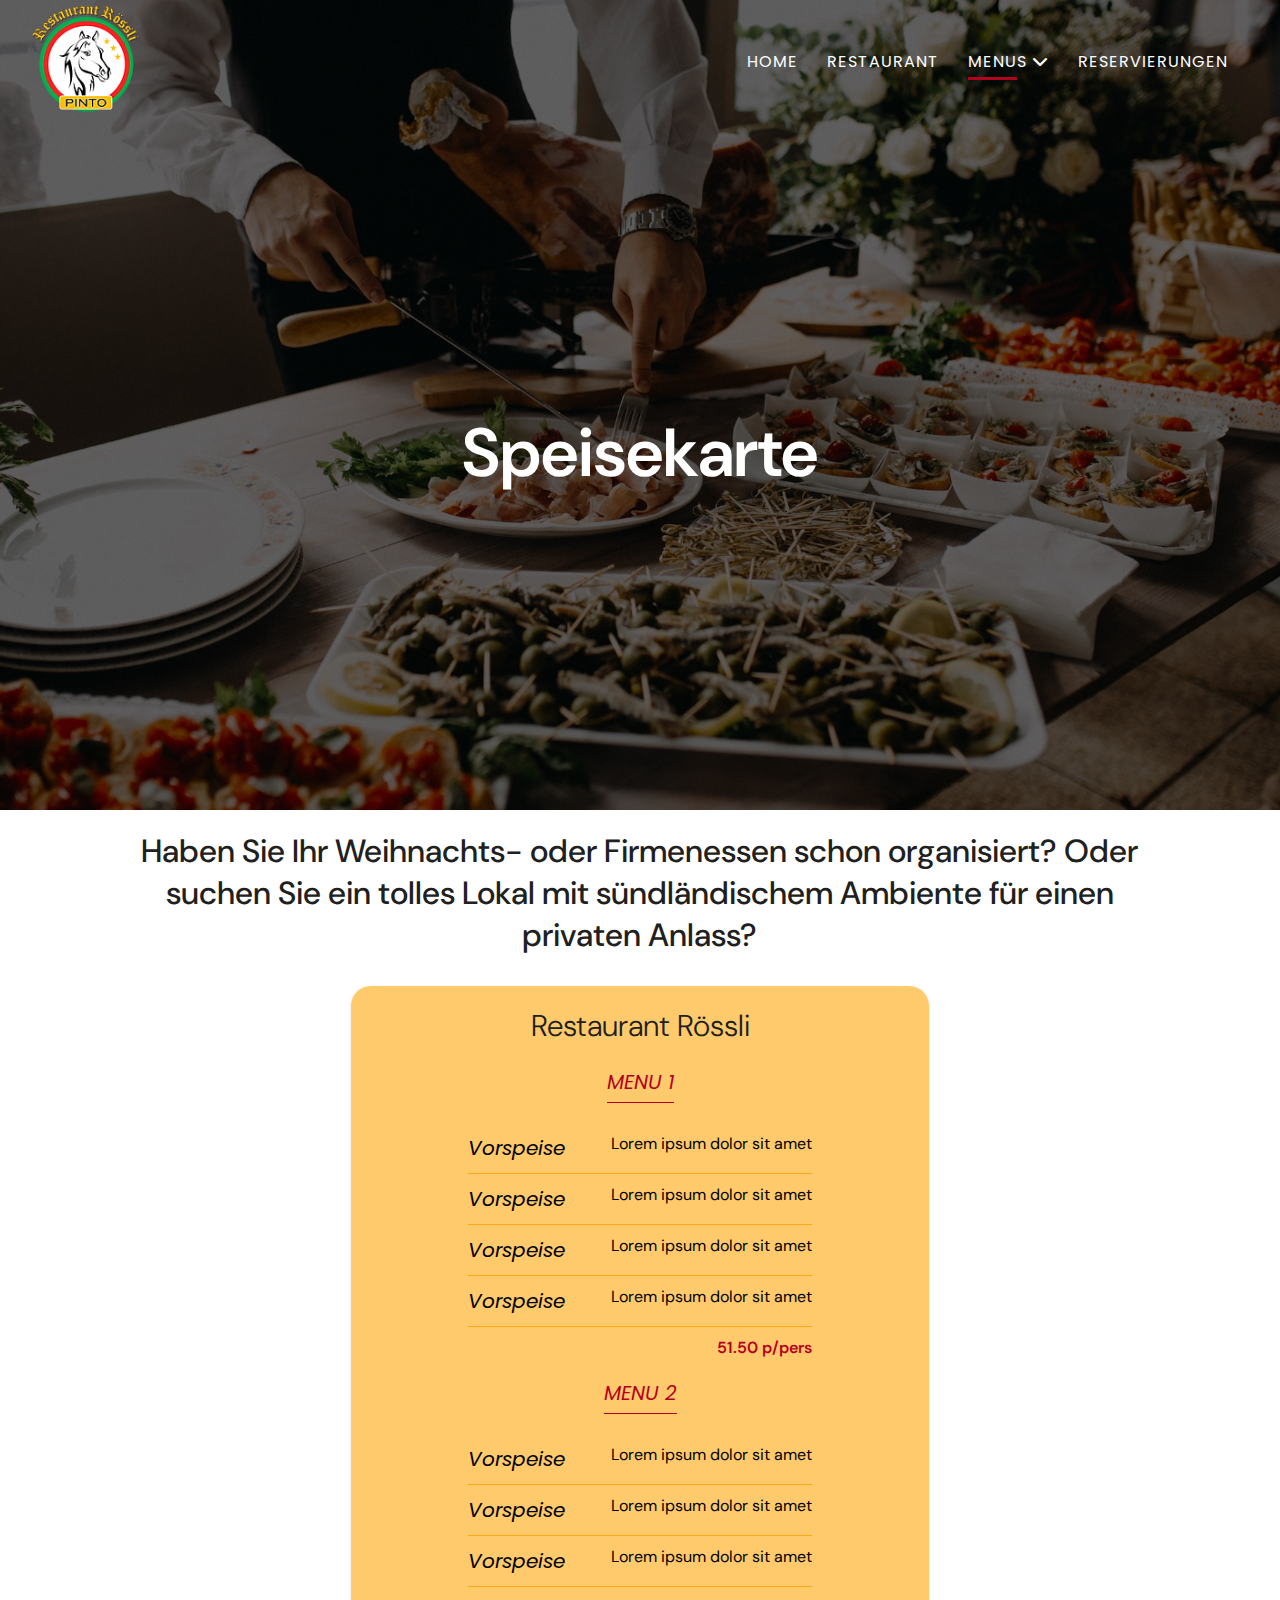
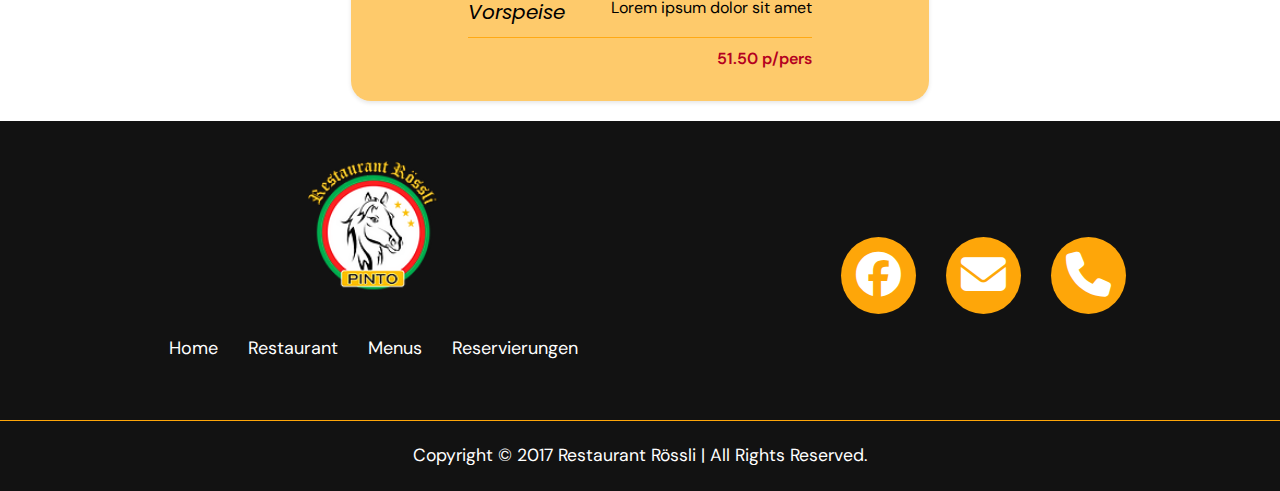
<file: speisekarte.html>
<!DOCTYPE html>
<html lang="en">

<head>
    <meta charset="UTF-8">
    <meta http-equiv="X-UA-Compatible" content="IE=edge">
    <meta name="viewport" content="width=device-width, initial-scale=1.0">
    <meta name="description" content="Restaurant Rössli">
    <meta name="author" content="Pinto Robenhausen">
    <title>Speisekarte | Restaurant Rössli - Pinto Robenhausen</title>

    <!-- CSS File -->
    <link rel="stylesheet" href="css/style.css">

    <!-- Favicon -->
    <link rel="shortcut icon" href="images/logo.webp" type="image/x-icon">

    <!-- JQuery CDN -->
    <script src="https://cdnjs.cloudflare.com/ajax/libs/jquery/3.6.1/jquery.min.js"
        integrity="sha512-aVKKRRi/Q/YV+4mjoKBsE4x3H+BkegoM/em46NNlCqNTmUYADjBbeNefNxYV7giUp0VxICtqdrbqU7iVaeZNXA=="
        crossorigin="anonymous" referrerpolicy="no-referrer"></script>

    <!-- Font-Awesome CDN -->
    <link rel="stylesheet" href="https://cdnjs.cloudflare.com/ajax/libs/font-awesome/6.2.0/css/all.min.css" />
</head>

<body>

    <!-- ===== Navigation Bar ===== -->
    <header>
        <nav class="navbar">
            <a href="/" class="logo">
                <img src="images/logo.webp">
            </a>

            <div class="nav-menu">
                <ul class="nav-list">
                    <li><a href="/">Home</a></li>
                    <li><a href="restaurant.html">Restaurant</a></li>
                    <li>
                        <a class="active">Menus <i class="fas fa-chevron-down"></i></a>
                        <ul class="sub-menu">
                            <li><a href="anlasse.html">Anlässe</a></li>
                            <li><a href="spezielle-menus.html">Spezielle Menus</a></li>
                            <li><a href="speisekarte.html" class="active">Speisekarte</a></li>
                            <li><a href="weinkarte.html">Weinkarte</a></li>
                        </ul>
                    </li>
                    <li><a href="reservierungen.html">Reservierungen</a></li>
                </ul>
            </div>
            <i class="fa-solid fa-bars" id="bar"></i>
        </nav>
    </header>

    <!-- ===== Mobile Menu ===== -->
    <div class="popup-mobilemenu">
        <div class="menu-inner">
            <div class="menu-top">
                <i class="fa-solid fa-close" id="close"></i>
            </div>

            <div class="content">
                <nav id="sideNavMobile" class="mainmenu-nav">
                    <ul class="navbar-list1">
                        <li><a class="menu__item" href="/">Home</a></li>
                        <li><a class="menu__item" href="restaurant.html">Restaurant</a></li>
                        <li>
                            <a class="menu__item active" href="menus.html">Menus</a>
                            <ul class="sub-menu">
                                <li><a href="anlasse.html">Anlässe</a></li>
                                <li><a href="spezielle-menus.html">Spezielle Menus</a></li>
                                <li><a href="speisekarte.html active">Speisekarte</a></li>
                                <li><a href="weinkarte.html">Weinkarte</a></li>
                            </ul>
                        </li>
                        <li><a class="menu__item" href="reservierungen.html">Reservierungen</a></li>
                    </ul>
                </nav>
            </div>
        </div>
    </div>

    <!-- ==========================================================================================
            HERO SECTION
    ========================================================================================== -->
    <section class="section page-header anlasse_header">
        <div class="container">
            <h1>Speisekarte</h1>
        </div>
    </section>

    <!-- ==========================================================================================
            MENU SECTION
    ========================================================================================== -->
    <section class="menu-page" id="speisekarte">
        <div class="container">

            <h2>Haben Sie Ihr Weihnachts- oder Firmenessen schon organisiert? Oder suchen Sie ein tolles Lokal mit sündländischem Ambiente für einen privaten Anlass?</h2>

            <div class="menu_card">
                <h3>Restaurant Rössli</h3>

                <table>
                    <tbody>
                        <!-- MENU 1 -->
                        <tr class="menu_no"><th>MENU 1</th></tr>
                        <tr>
                            <th>Vorspeise</th>
                            <td>Lorem ipsum dolor sit amet</td>
                        </tr>
                        <tr>
                            <th>Vorspeise</th>
                            <td>Lorem ipsum dolor sit amet</td>
                        </tr>
                        <tr>
                            <th>Vorspeise</th>
                            <td>Lorem ipsum dolor sit amet</td>
                        </tr>
                        <tr>
                            <th>Vorspeise</th>
                            <td>Lorem ipsum dolor sit amet</td>
                        </tr>
                        <tr class="menu_price">
                            <td>51.50 p/pers</td>
                        </tr>
                        <!-- ----------------- -->

                        <!-- MENU 2 -->
                        <tr class="menu_no"><th>MENU 2</th></tr>
                        <tr>
                            <th>Vorspeise</th>
                            <td>Lorem ipsum dolor sit amet</td>
                        </tr>
                        <tr>
                            <th>Vorspeise</th>
                            <td>Lorem ipsum dolor sit amet</td>
                        </tr>
                        <tr>
                            <th>Vorspeise</th>
                            <td>Lorem ipsum dolor sit amet</td>
                        </tr>
                        <tr>
                            <th>Vorspeise</th>
                            <td>Lorem ipsum dolor sit amet</td>
                        </tr>
                        <tr class="menu_price">
                            <td>51.50 p/pers</td>
                        </tr>
                        <!-- ----------------- -->
                    </tbody>
                </table>
            </div>
        </div>
    </section>


    <!-- ==========================================================================================
           FOOTER
    ========================================================================================== -->

    <footer>
        <div class="container">
            <div class="links">
                <a href="/" class="logo">
                    <img src="images/logo.webp" alt="Logo">
                </a>
                <ul>
                    <li><a href="/">Home</a></li>
                    <li><a href="restaurant.html">Restaurant</a></li>
                    <li><a href="menus.html">Menus</a></li>
                    <li><a href="reservierungen.html">Reservierungen</a></li>
                </ul>
            </div>

            <div class="contact-details">
                <ul>
                    <li><a href="https://www.facebook.com/pintowetzikon/" target="_blank"><i
                                class="fab fa-facebook"></i></a></li>
                    <li><a href="mailto:roessli.pinto@gmail.com"><i class="fas fa-envelope"></i></a></li>
                    <li><a href="tel:0434880636"><i class="fas fa-phone"></i></a></li>
                </ul>
            </div>
        </div>
        <div class="branding">
            <p>Copyright &copy; 2017 Restaurant Rössli | All Rights Reserved.</p>
        </div>
    </footer>

    <script src="js/script.js"></script>
</body>

</html>
</file>
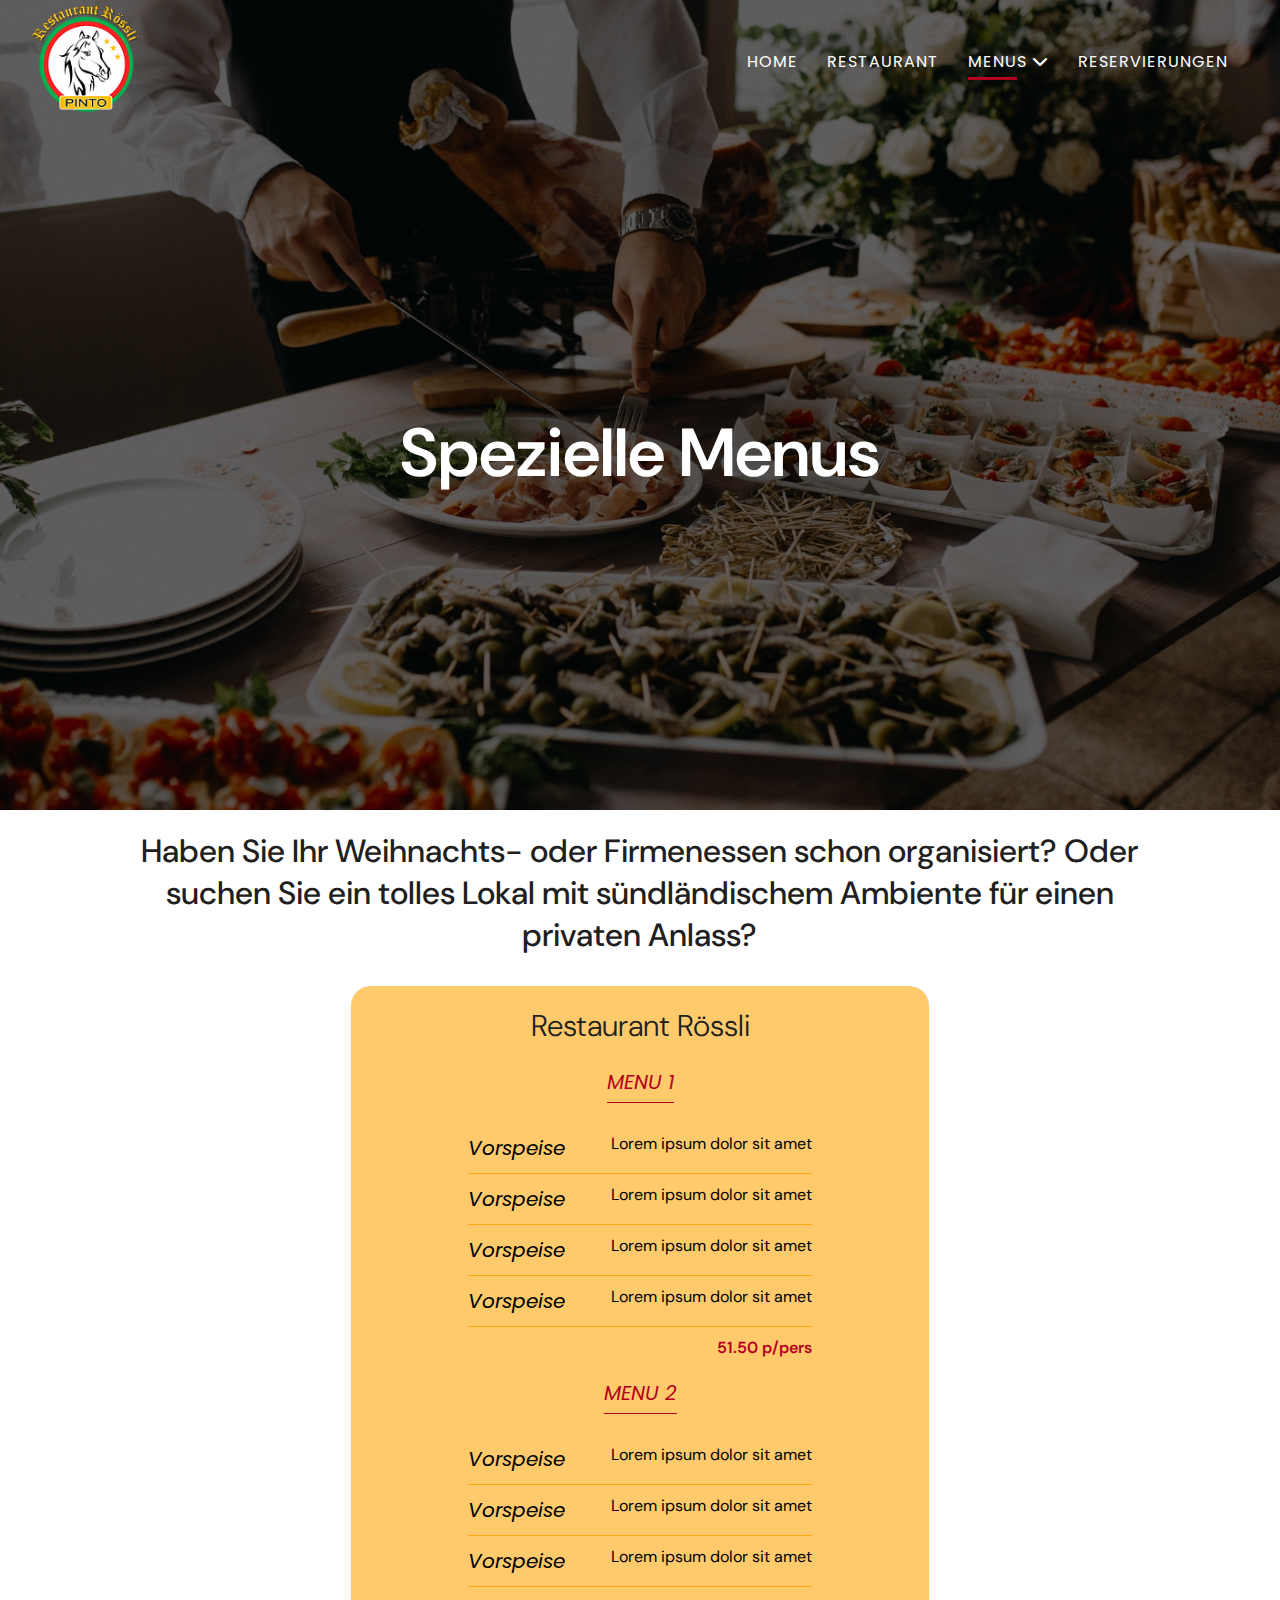
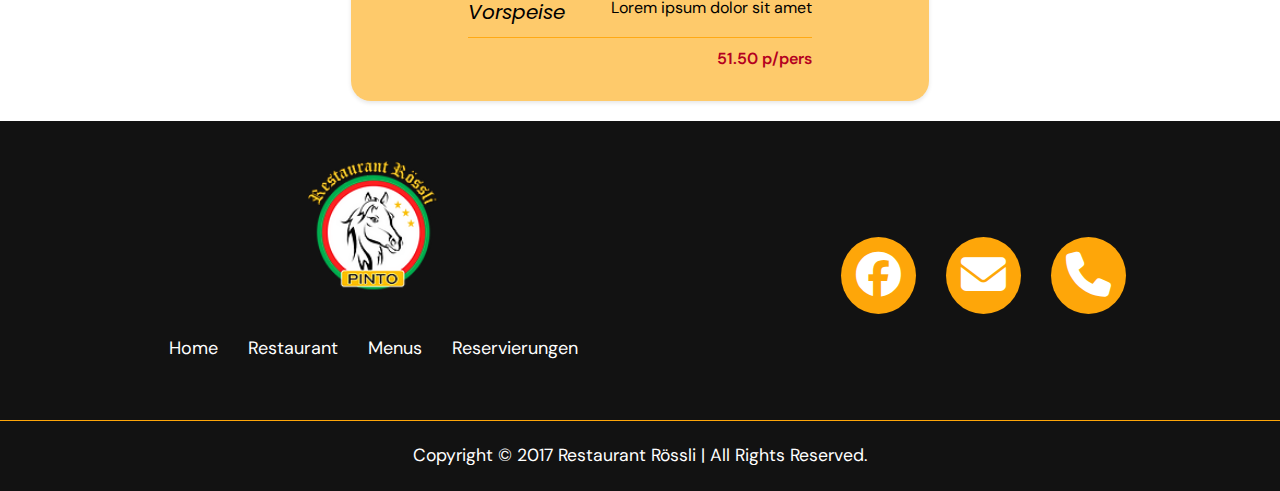
<file: spezielle-menus.html>
<!DOCTYPE html>
<html lang="en">

<head>
    <meta charset="UTF-8">
    <meta http-equiv="X-UA-Compatible" content="IE=edge">
    <meta name="viewport" content="width=device-width, initial-scale=1.0">
    <meta name="description" content="Restaurant Rössli">
    <meta name="author" content="Pinto Robenhausen">
    <title>Spezielle Menus | Restaurant Rössli - Pinto Robenhausen</title>

    <!-- CSS File -->
    <link rel="stylesheet" href="css/style.css">

    <!-- Favicon -->
    <link rel="shortcut icon" href="images/logo.webp" type="image/x-icon">

    <!-- JQuery CDN -->
    <script src="https://cdnjs.cloudflare.com/ajax/libs/jquery/3.6.1/jquery.min.js"
        integrity="sha512-aVKKRRi/Q/YV+4mjoKBsE4x3H+BkegoM/em46NNlCqNTmUYADjBbeNefNxYV7giUp0VxICtqdrbqU7iVaeZNXA=="
        crossorigin="anonymous" referrerpolicy="no-referrer"></script>

    <!-- Font-Awesome CDN -->
    <link rel="stylesheet" href="https://cdnjs.cloudflare.com/ajax/libs/font-awesome/6.2.0/css/all.min.css" />
</head>

<body>

    <!-- ===== Navigation Bar ===== -->
    <header>
        <nav class="navbar">
            <a href="/" class="logo">
                <img src="images/logo.webp">
            </a>

            <div class="nav-menu">
                <ul class="nav-list">
                    <li><a href="/">Home</a></li>
                    <li><a href="restaurant.html">Restaurant</a></li>
                    <li>
                        <a class="active">Menus <i class="fas fa-chevron-down"></i></a>
                        <ul class="sub-menu">
                            <li><a href="anlasse.html">Anlässe</a></li>
                            <li><a href="spezielle-menus.html" class="active">Spezielle Menus</a></li>
                            <li><a href="speisekarte.html">Speisekarte</a></li>
                            <li><a href="weinkarte.html">Weinkarte</a></li>
                        </ul>
                    </li>
                    <li><a href="reservierungen.html">Reservierungen</a></li>
                </ul>
            </div>
            <i class="fa-solid fa-bars" id="bar"></i>
        </nav>
    </header>

    <!-- ===== Mobile Menu ===== -->
    <div class="popup-mobilemenu">
        <div class="menu-inner">
            <div class="menu-top">
                <i class="fa-solid fa-close" id="close"></i>
            </div>

            <div class="content">
                <nav id="sideNavMobile" class="mainmenu-nav">
                    <ul class="navbar-list1">
                        <li><a class="menu__item" href="/">Home</a></li>
                        <li><a class="menu__item" href="restaurant.html">Restaurant</a></li>
                        <li>
                            <a class="menu__item active" href="menus.html">Menus</a>
                            <ul class="sub-menu">
                                <li><a href="anlasse.html">Anlässe</a></li>
                                <li><a href="spezielle-menus.html active">Spezielle Menus</a></li>
                                <li><a href="speisekarte.html">Speisekarte</a></li>
                                <li><a href="weinkarte.html">Weinkarte</a></li>
                            </ul>
                        </li>
                        <li><a class="menu__item" href="reservierungen.html">Reservierungen</a></li>
                    </ul>
                </nav>
            </div>
        </div>
    </div>

    <!-- ==========================================================================================
            HERO SECTION
    ========================================================================================== -->
    <section class="section page-header anlasse_header">
        <div class="container">
            <h1>Spezielle Menus</h1>
        </div>
    </section>

    <!-- ==========================================================================================
            MENU SECTION
    ========================================================================================== -->
    <section class="menu-page" id="spezielle">
        <div class="container">

            <h2>Haben Sie Ihr Weihnachts- oder Firmenessen schon organisiert? Oder suchen Sie ein tolles Lokal mit sündländischem Ambiente für einen privaten Anlass?</h2>

            <div class="menu_card">
                <h3>Restaurant Rössli</h3>

                <table>
                    <tbody>
                        <!-- MENU 1 -->
                        <tr class="menu_no"><th>MENU 1</th></tr>
                        <tr>
                            <th>Vorspeise</th>
                            <td>Lorem ipsum dolor sit amet</td>
                        </tr>
                        <tr>
                            <th>Vorspeise</th>
                            <td>Lorem ipsum dolor sit amet</td>
                        </tr>
                        <tr>
                            <th>Vorspeise</th>
                            <td>Lorem ipsum dolor sit amet</td>
                        </tr>
                        <tr>
                            <th>Vorspeise</th>
                            <td>Lorem ipsum dolor sit amet</td>
                        </tr>
                        <tr class="menu_price">
                            <td>51.50 p/pers</td>
                        </tr>
                        <!-- ----------------- -->

                        <!-- MENU 2 -->
                        <tr class="menu_no"><th>MENU 2</th></tr>
                        <tr>
                            <th>Vorspeise</th>
                            <td>Lorem ipsum dolor sit amet</td>
                        </tr>
                        <tr>
                            <th>Vorspeise</th>
                            <td>Lorem ipsum dolor sit amet</td>
                        </tr>
                        <tr>
                            <th>Vorspeise</th>
                            <td>Lorem ipsum dolor sit amet</td>
                        </tr>
                        <tr>
                            <th>Vorspeise</th>
                            <td>Lorem ipsum dolor sit amet</td>
                        </tr>
                        <tr class="menu_price">
                            <td>51.50 p/pers</td>
                        </tr>
                        <!-- ----------------- -->
                    </tbody>
                </table>
            </div>
        </div>
    </section>


    <!-- ==========================================================================================
           FOOTER
    ========================================================================================== -->

    <footer>
        <div class="container">
            <div class="links">
                <a href="/" class="logo">
                    <img src="images/logo.webp" alt="Logo">
                </a>
                <ul>
                    <li><a href="/">Home</a></li>
                    <li><a href="restaurant.html">Restaurant</a></li>
                    <li><a href="menus.html">Menus</a></li>
                    <li><a href="reservierungen.html">Reservierungen</a></li>
                </ul>
            </div>

            <div class="contact-details">
                <ul>
                    <li><a href="https://www.facebook.com/pintowetzikon/" target="_blank"><i
                                class="fab fa-facebook"></i></a></li>
                    <li><a href="mailto:roessli.pinto@gmail.com"><i class="fas fa-envelope"></i></a></li>
                    <li><a href="tel:0434880636"><i class="fas fa-phone"></i></a></li>
                </ul>
            </div>
        </div>
        <div class="branding">
            <p>Copyright &copy; 2017 Restaurant Rössli | All Rights Reserved.</p>
        </div>
    </footer>

    <script src="js/script.js"></script>
</body>

</html>
</file>
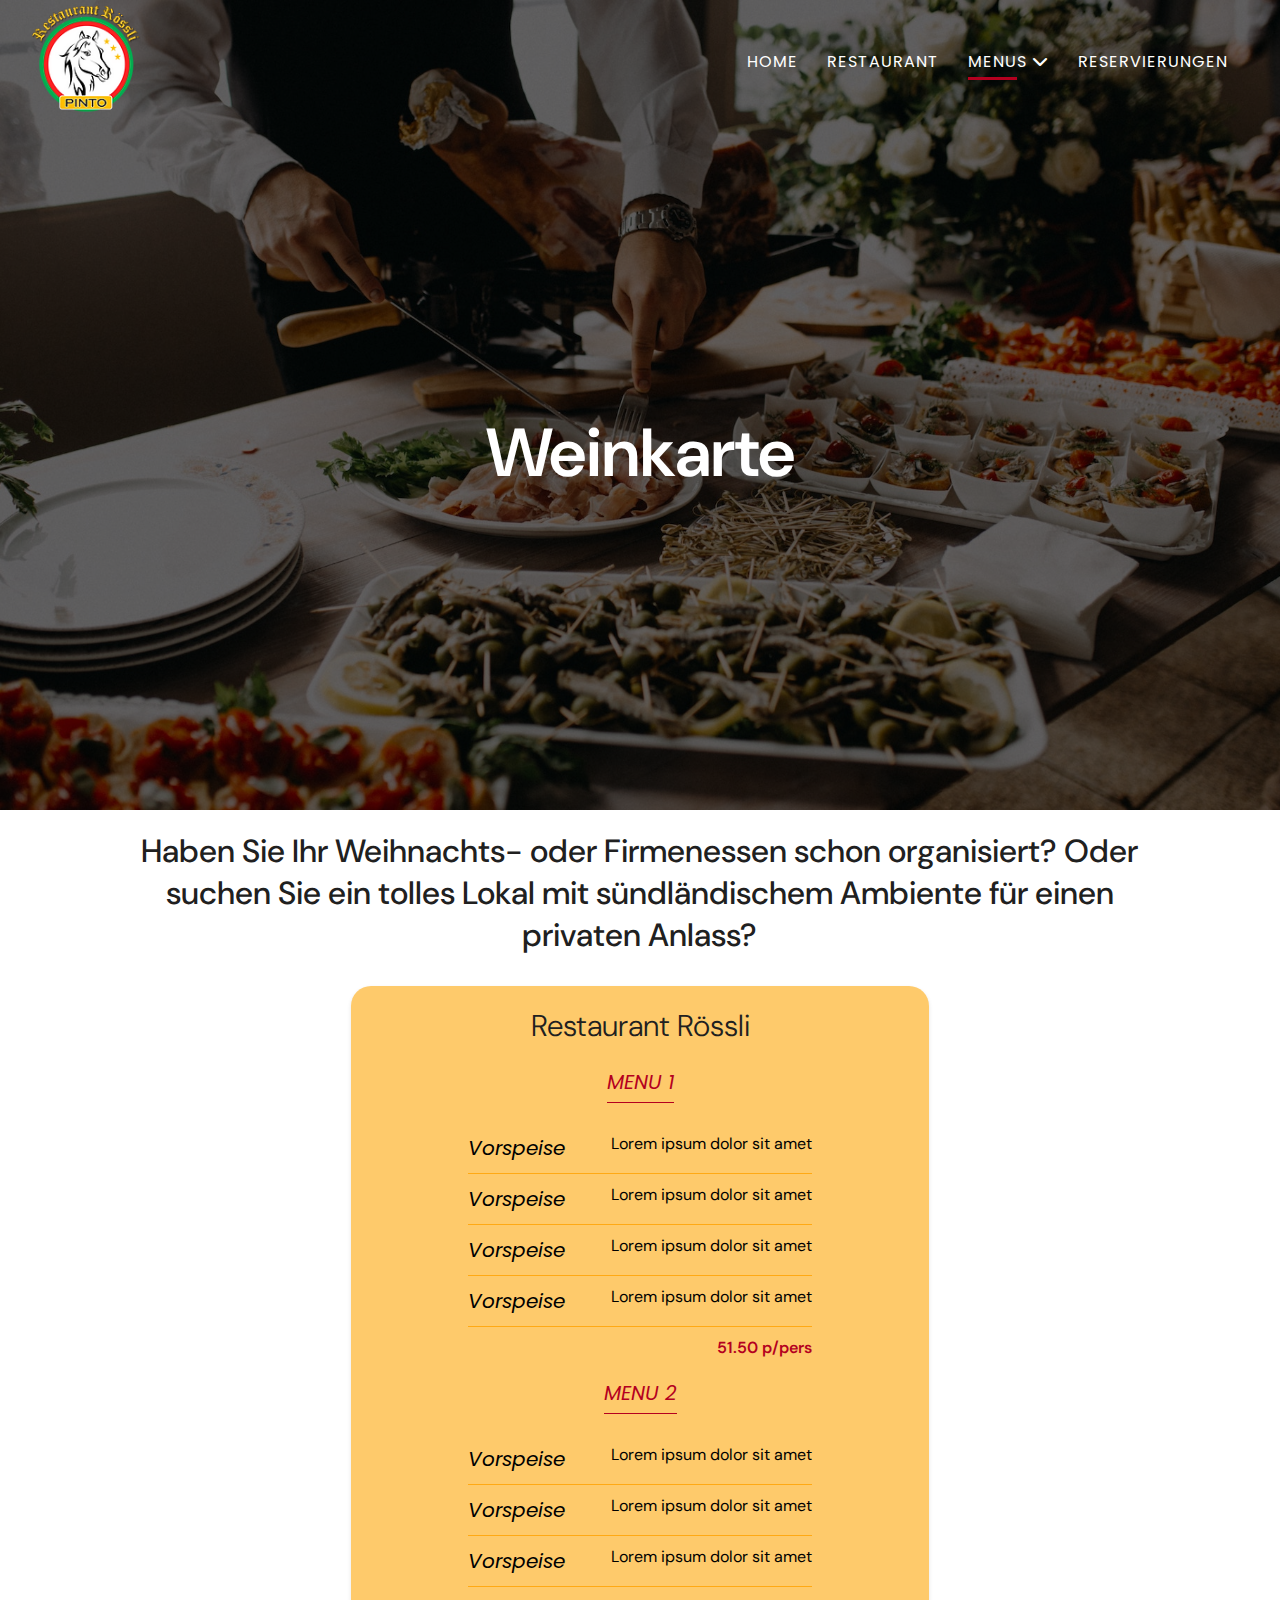
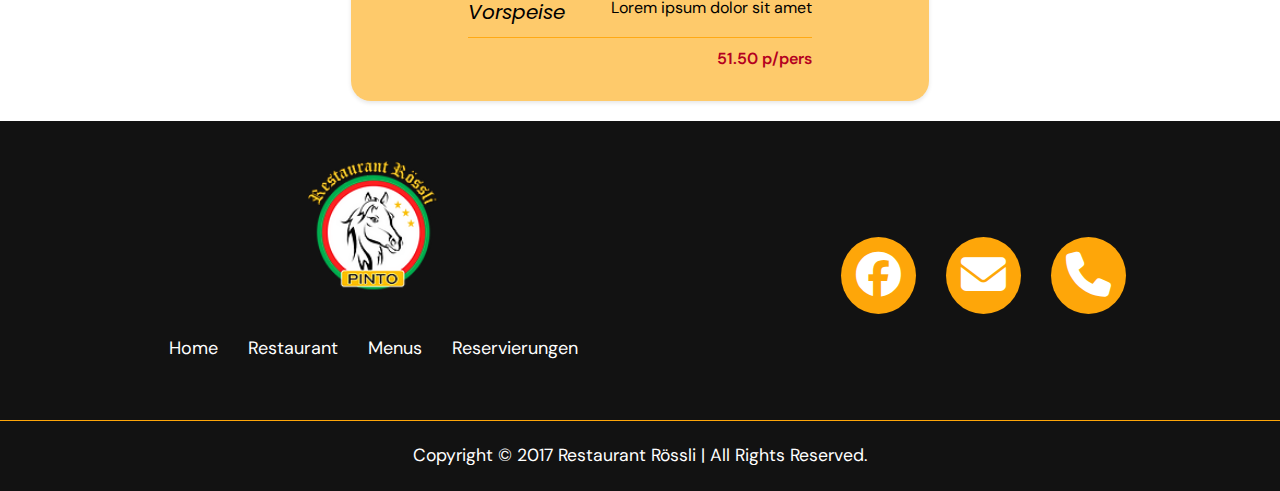
<file: weinkarte.html>
<!DOCTYPE html>
<html lang="en">

<head>
    <meta charset="UTF-8">
    <meta http-equiv="X-UA-Compatible" content="IE=edge">
    <meta name="viewport" content="width=device-width, initial-scale=1.0">
    <meta name="description" content="Restaurant Rössli">
    <meta name="author" content="Pinto Robenhausen">
    <title>Weinkarte | Restaurant Rössli - Pinto Robenhausen</title>

    <!-- CSS File -->
    <link rel="stylesheet" href="css/style.css">

    <!-- Favicon -->
    <link rel="shortcut icon" href="images/logo.webp" type="image/x-icon">

    <!-- JQuery CDN -->
    <script src="https://cdnjs.cloudflare.com/ajax/libs/jquery/3.6.1/jquery.min.js"
        integrity="sha512-aVKKRRi/Q/YV+4mjoKBsE4x3H+BkegoM/em46NNlCqNTmUYADjBbeNefNxYV7giUp0VxICtqdrbqU7iVaeZNXA=="
        crossorigin="anonymous" referrerpolicy="no-referrer"></script>

    <!-- Font-Awesome CDN -->
    <link rel="stylesheet" href="https://cdnjs.cloudflare.com/ajax/libs/font-awesome/6.2.0/css/all.min.css" />
</head>

<body>

    <!-- ===== Navigation Bar ===== -->
    <header>
        <nav class="navbar">
            <a href="/" class="logo">
                <img src="images/logo.webp">
            </a>

            <div class="nav-menu">
                <ul class="nav-list">
                    <li><a href="/">Home</a></li>
                    <li><a href="restaurant.html">Restaurant</a></li>
                    <li>
                        <a class="active">Menus <i class="fas fa-chevron-down"></i></a>
                        <ul class="sub-menu">
                            <li><a href="anlasse.html">Anlässe</a></li>
                            <li><a href="spezielle-menus.html">Spezielle Menus</a></li>
                            <li><a href="speisekarte.html">Speisekarte</a></li>
                            <li><a href="weinkarte.html" class="active">Weinkarte</a></li>
                        </ul>
                    </li>
                    <li><a href="reservierungen.html">Reservierungen</a></li>
                </ul>
            </div>
            <i class="fa-solid fa-bars" id="bar"></i>
        </nav>
    </header>

    <!-- ===== Mobile Menu ===== -->
    <div class="popup-mobilemenu">
        <div class="menu-inner">
            <div class="menu-top">
                <i class="fa-solid fa-close" id="close"></i>
            </div>

            <div class="content">
                <nav id="sideNavMobile" class="mainmenu-nav">
                    <ul class="navbar-list1">
                        <li><a class="menu__item" href="/">Home</a></li>
                        <li><a class="menu__item" href="restaurant.html">Restaurant</a></li>
                        <li>
                            <a class="menu__item active" href="menus.html">Menus</a>
                            <ul class="sub-menu">
                                <li><a href="anlasse.html">Anlässe</a></li>
                                <li><a href="spezielle-menus.html">Spezielle Menus</a></li>
                                <li><a href="speisekarte.html">Speisekarte</a></li>
                                <li><a href="weinkarte.html active">Weinkarte</a></li>
                            </ul>
                        </li>
                        <li><a class="menu__item" href="reservierungen.html">Reservierungen</a></li>
                    </ul>
                </nav>
            </div>
        </div>
    </div>

    <!-- ==========================================================================================
            HERO SECTION
    ========================================================================================== -->
    <section class="section page-header anlasse_header">
        <div class="container">
            <h1>Weinkarte</h1>
        </div>
    </section>

    <!-- ==========================================================================================
            MENU SECTION
    ========================================================================================== -->
    <section class="menu-page" id="weinkarte">
        <div class="container">

            <h2>Haben Sie Ihr Weihnachts- oder Firmenessen schon organisiert? Oder suchen Sie ein tolles Lokal mit sündländischem Ambiente für einen privaten Anlass?</h2>

            <div class="menu_card">
                <h3>Restaurant Rössli</h3>

                <table>
                    <tbody>
                        <!-- MENU 1 -->
                        <tr class="menu_no"><th>MENU 1</th></tr>
                        <tr>
                            <th>Vorspeise</th>
                            <td>Lorem ipsum dolor sit amet</td>
                        </tr>
                        <tr>
                            <th>Vorspeise</th>
                            <td>Lorem ipsum dolor sit amet</td>
                        </tr>
                        <tr>
                            <th>Vorspeise</th>
                            <td>Lorem ipsum dolor sit amet</td>
                        </tr>
                        <tr>
                            <th>Vorspeise</th>
                            <td>Lorem ipsum dolor sit amet</td>
                        </tr>
                        <tr class="menu_price">
                            <td>51.50 p/pers</td>
                        </tr>
                        <!-- ----------------- -->

                        <!-- MENU 2 -->
                        <tr class="menu_no"><th>MENU 2</th></tr>
                        <tr>
                            <th>Vorspeise</th>
                            <td>Lorem ipsum dolor sit amet</td>
                        </tr>
                        <tr>
                            <th>Vorspeise</th>
                            <td>Lorem ipsum dolor sit amet</td>
                        </tr>
                        <tr>
                            <th>Vorspeise</th>
                            <td>Lorem ipsum dolor sit amet</td>
                        </tr>
                        <tr>
                            <th>Vorspeise</th>
                            <td>Lorem ipsum dolor sit amet</td>
                        </tr>
                        <tr class="menu_price">
                            <td>51.50 p/pers</td>
                        </tr>
                        <!-- ----------------- -->
                    </tbody>
                </table>
            </div>
        </div>
    </section>


    <!-- ==========================================================================================
           FOOTER
    ========================================================================================== -->

    <footer>
        <div class="container">
            <div class="links">
                <a href="/" class="logo">
                    <img src="images/logo.webp" alt="Logo">
                </a>
                <ul>
                    <li><a href="/">Home</a></li>
                    <li><a href="restaurant.html">Restaurant</a></li>
                    <li><a href="menus.html">Menus</a></li>
                    <li><a href="reservierungen.html">Reservierungen</a></li>
                </ul>
            </div>

            <div class="contact-details">
                <ul>
                    <li><a href="https://www.facebook.com/pintowetzikon/" target="_blank"><i
                                class="fab fa-facebook"></i></a></li>
                    <li><a href="mailto:roessli.pinto@gmail.com"><i class="fas fa-envelope"></i></a></li>
                    <li><a href="tel:0434880636"><i class="fas fa-phone"></i></a></li>
                </ul>
            </div>
        </div>
        <div class="branding">
            <p>Copyright &copy; 2017 Restaurant Rössli | All Rights Reserved.</p>
        </div>
    </footer>

    <script src="js/script.js"></script>
</body>

</html>
</file>
<file: css/style.css>
@import url("https://fonts.googleapis.com/css2?family=DM+Sans:wght@400;500;700&family=Italiana&family=Poppins:wght@300;400;500;600;700&display=swap");

:root {
  --italiana: "Italiana", serif;
  --dm-sans: "DM Sans", sans-serif;
  --poppins: "Poppins", sans-serif;
  --main_bg_clr: #b4001f;
  --yellow_clr: #fea609;
}

* {
  box-sizing: border-box;
  margin: 0;
  padding: 0;
}

html {
  scroll-behavior: smooth;
  font-family: var(--dm-sans);
}

body {
  overflow-x: hidden;
  width: 100%;
  margin: 0 auto;
}

iframe {
  width: 100%;
}

a,
a:hover,
a:focus {
  text-decoration: none;
}

ul,
li {
  list-style: none;
}

h1,
h2,
h2 span,
h3,
h4,
h5,
h6 {
  font-family: var(--dm-sans);
  margin: 0;
  color: #202020;
}

h1 {
  font-weight: 500;
  font-size: 68px;
  margin: 0 0 20px 0;
}

a,
ul,
li,
p {
  font-family: var(--dm-sans);
  color: #202020;
}

p {
  line-height: 1.7em;
  font-size: 1.1em;
}

.container {
  width: 95%;
  margin: auto;
  padding: 20px 30px;
}

.yellow {
  color: var(--yellow_clr);
}

/* ===== Header - Navbar ====== */
.navbar {
  display: flex;
  align-items: center;
  justify-content: space-between;
  padding: 5px 2rem;
  background: none;
  position: absolute;
  top: 0;
  left: 0;
  width: 100%;
  z-index: 1000;
}

.logo {
  width: 9%;
  display: flex;
  align-items: flex-start;
  justify-content: flex-start;
}
.logo img {
  width: 100%;
}
.navbar .nav-menu {
  display: flex;
  align-items: center;
  justify-content: center;
  gap: 20px;
  position: relative;
  z-index: -1;
}

.navbar ul {
  display: flex;
  justify-content: flex-end;
  padding: 0;
  list-style: none;
}

.navbar ul li {
  padding: 0.5rem 0.6rem;
  transition: 0.3s;
  margin: 0 10px 0 0;
}

.navbar ul li a {
  color: #fff;
  font-weight: 400;
  font-size: 16px;
  font-family: var(--poppins);
  line-height: 27px;
  letter-spacing: 1px;
  padding-bottom: 10px;
  text-transform: uppercase;
  text-align: center;
  position: relative;
  transition: 0.5s;
  cursor: pointer;
}

.navbar .sub-menu {
  position: absolute;
  top: 50px;
  flex-direction: column;
  background: var(--yellow_clr);
  box-shadow: 0 0.125rem 1.75rem 0 rgb(0, 0, 0, 0.3);
  border-radius: 6px;
  padding: 10px 10px;
  z-index: 1;
  visibility: hidden;
  opacity: 0;

  -webkit-transition: visibility 0s linear 0.4s, opacity 0.3s linear,
    top 0.3s ease-out;
  -moz-transition: visibility 0s linear 0.4s, opacity 0.3s linear,
    top 0.3s ease-out;
  -ms-transition: visibility 0s linear 0.4s, opacity 0.3s linear,
    top 0.3s ease-out;
  transition: visibility 0s linear 0.4s, opacity 0.3s linear, top 0.3s ease-out;
}

.navbar .sub-menu a {
  color: #000;
  font-weight: 500;
}

.navbar li:hover .sub-menu {
  visibility: visible;
  opacity: 1;
  -webkit-transition-delay: 0s;
  -moz-transition-delay: 0s;
  -ms-transition-delay: 0s;
  transition-delay: 0s;
}

.navbar ul li a::after,
.popup-mobilemenu .content .mainmenu-nav .navbar-list1 li a::after {
  content: "";
  position: absolute;
  width: 0%;
  height: 2.3px;
  left: 0;
  transition: 0.5s;
  background-color: var(--main_bg_clr);
  bottom: 3px;
}

.navbar ul li a:hover::after,
.navbar ul li a.active::after,
.popup-mobilemenu .content .mainmenu-nav .navbar-list1 li a.active::after {
  width: 60%;
}

.navbar ul li a.active {
  color: #fff;
}

.navbar.scroll-on {
  position: fixed;
  flex-direction: row;
  gap: 70px;
  top: 0;
  left: 0;
  width: 100%;
  box-shadow: 0 0.125rem 1.75rem 0 rgb(0, 0, 0, 0.3);
  transition: all 0.15s ease-in-out 0s;
  /* padding: 7px 30px; */
  background-color: #121212;
  z-index: 1000;
  animation: headerSlideDown 0.5s ease forwards;
}

@keyframes headerSlideDown {
  0% {
    margin-top: -100px;
    opacity: 0;
  }

  30% {
    margin-top: -50px;
    opacity: 0;
  }

  100% {
    margin-top: 0;
    opacity: 1;
  }
}

/* ===== Mobile Navbar ===== */
#bar {
  display: none;
  color: var(--yellow_clr);
  font-size: 26px;
}

.popup-mobilemenu {
  z-index: 1000000;
  position: fixed;
  content: "";
  width: 100%;
  height: 100%;
  position: fixed;
  top: 0;
  bottom: 0;
  left: 0;
  right: 0;
  background-color: rgba(119, 114, 104, 0.4);
  opacity: 0;
  visibility: hidden;
  transition: opacity 0.5s ease-out;
}

.popup-mobilemenu.menu-open {
  visibility: visible;
  opacity: 1;
}

.popup-mobilemenu .menu-inner {
  padding: 25px 40px;
  width: 375px;
  z-index: 999;
  position: absolute;
  background: var(--main_bg_clr);
  height: 100%;
  display: flex;
  flex-direction: column;
  box-shadow: 0 0 10px 0 rgb(0 0 0 / 70%);
  opacity: 0;
  right: -150px;
  transition: all 0.5s ease-out;
}

.popup-mobilemenu.menu-open .menu-inner {
  opacity: 1;
  right: 0;
  overflow-y: auto;
}

.popup-mobilemenu .menu-inner .menu-top {
  border-bottom: 1px solid var(--yellow_clr);
  padding: 0 0 10px 0;
  display: flex;
  justify-content: flex-end;
}

.menu-top i {
  color: var(--yellow_clr);
  font-size: 29px;
}

.popup-mobilemenu .content {
  display: flex;
  flex-direction: column;
  align-items: flex-end;
  padding-bottom: 20px;
  margin-top: 20px;
}

.popup-mobilemenu .content .mainmenu-nav .navbar-list1 {
  display: flex;
  flex-direction: column;
  align-items: flex-end;
  margin: 0;
  margin-top: 20px;
  text-align: right;
}

.popup-mobilemenu .content .mainmenu-nav .navbar-list1 .sub-menu {
  background-color: #86051b;
  border-radius: 10px;
  padding: 10px;
}

.popup-mobilemenu .content .mainmenu-nav .navbar-list1 li {
  /* display: inherit; */
  margin: 5px 0px !important;
  margin-bottom: 15px !important;
  width: 100%;
}

.popup-mobilemenu .content .mainmenu-nav .navbar-list1 li a {
  color: #fff;
  position: relative;
  transition: 0.4s;
  font-size: 18px;
  text-transform: capitalize;
  letter-spacing: 2px;
  font-family: var(--dm-sans);
  margin: 0;
  display: inline-block;
  font-weight: 400;
  padding: 0;
  padding-bottom: 10px;
  opacity: 1;
}

.popup-mobilemenu .content .mainmenu-nav .navbar-list1 li a.active {
  color: var(--yellow_clr);
}

nav#sideNavMobile {
  width: 100%;
}

/* ====== Landing Section ===== */
.landing {
  height: 100vh;
  position: relative;
  padding-top: 152px;
  display: flex;
  flex-direction: column;
  align-items: center;
  justify-content: center;
  background-repeat: no-repeat;
  background-position: bottom center;
  background-attachment: fixed;
  background-size: cover;
  background-image: url("../images/main_bg.jpg");
  background-color: rgba(0, 0, 0, 0.6);
  background-blend-mode: multiply;
}

.landing .container {
  position: relative;
}

.landing .main-left {
  width: 70%;
}

.landing h1 {
  margin-bottom: 10px;
  line-height: 1.1em;
  font-weight: 600;
  font-size: 60px;
  text-transform: capitalize;
  color: #fff;
}

.landing h1 span {
  color: var(--yellow_clr);
  font-weight: 700;
}

.landing h2 {
  font-size: 1.6em;
  font-weight: 400;
  line-height: 1.4;
  margin-bottom: 10px;
  color: #fff;
}

.landing p {
  color: #fff;
  font-size: 20px;
}

.btn {
  padding: 13px 20px;
  border: 2px solid #fea609;
  background: var(--yellow_clr);
  font-size: 16px;
  font-weight: 700;
  display: inline-block;
  margin-top: 20px;
  margin-right: 10px;
  transition: 0.5s;
  text-transform: uppercase;
  letter-spacing: 2px;
  color: #000;
}

.btn.contact-btn {
  background: #fff;
  border-color: #fff;
  color: #202020;
}

.btn:hover {
  background: transparent;
  color: var(--yellow_clr);
}

/* -- Home Menus -- */

.home_menu .row {
  width: 50%;
  margin: auto;
  margin-bottom: 50px;
}

.home_menu .col {
  width: 40%;
  text-align: center;
  border-radius: 20px;
  background-color: #fea60999;
  padding: 20px;
  cursor: pointer;
  box-shadow: 0 2px 4px rgba(0, 0, 0, 0.1);
  transition: 0.5s all;
}

.home_menu .col:hover {
  transform: translateY(-10px);
}

.home_menu .col a {
  font-size: 20px;
  font-weight: 500;
}

.home_menu .col a i {
  font-size: 16px;
  color: #b4001f;
}

/* ===== PAGE HEADER ===== */
.page-header {
  height: 90vh;
  padding-top: 115px;
  background: url("../images/contact_bg.jpg");
  background-color: rgb(0, 0, 0, 0.5);
  background-blend-mode: multiply;
  background-size: cover;
  background-repeat: no-repeat;
  background-position: bottom center;
  background-attachment: fixed;
  display: flex;
  -webkit-box-pack: center;
  justify-content: center;
  -webkit-box-align: center;
  align-items: center;
  text-align: center;
  position: relative;
  background-color: rgb(0, 0, 0, 0.6);
  text-align: center;
}

.page-header.restaurant_header {
  background-image: url("../images/restaurant_bg.jpg");
}
.page-header.anlasse_header {
  background-image: url("../images/analesse.jpg");
}

.page-header h1 {
  color: #fff;
  text-align: center;
  font-weight: 600;
  position: relative;
  z-index: 2;
  word-break: break-all;
}

/* ====== ABOUT PAGE ===== */

.about {
  padding: 30px;
  padding-bottom: 80px;
}
/* section:not(#home) h1 {
  text-align: center;
  font-weight: 600;
  margin-bottom: 30px;
  color: var(--main_bg_clr);
} */

.flex {
  display: flex;
  align-items: center;
  gap: 30px;
  justify-content: space-evenly;
}

.flex-img {
  overflow: hidden;
  border-radius: 6px;
  width: 40%;
}

.flex-img img {
  width: 100%;
  border-radius: 6px;
  transition: 0.5s;
}

.flex-img img:hover {
  transform: scale(1.05);
}

.flex-content {
  width: 50%;
}

.flex-content h2 {
  font-size: 32px;
  line-height: 1.3;
  margin-bottom: 20px;
  font-weight: 500;
}

.yellow {
  color: var(--yellow_clr);
  display: inline-block;
  font-size: 20px;
  font-weight: 500;
  margin-bottom: 10px;
  text-transform: uppercase;
}

.flex-content p {
  font-size: 18px;
  margin-bottom: 20px;
  line-height: 1.3;
}

.about .author {
  font-weight: 700;
  color: var(--main_bg_clr);
}

/* SLIDESHOW */

.choose-avatar {
  width: 100%;
  height: 100%;
  display: flex;
  align-items: center;
  justify-content: center;
  flex-direction: column;
  padding: 0 0 40px 0;
  position: relative;
  z-index: 1;
}

.avatar-item {
  width: 455px;
  height: 345px;
  border-radius: 20px;
  transition: transform 500ms;
  transition-timing-function: cubic-bezier(0.22, 0.11, 0.67, 0.55);
}

.avatar-item img {
  width: 100%;
  height: 100%;
  border-radius: inherit;
  object-fit: cover;
  position: relative;
  z-index: -1;
}

.avatar-item img:not(.current img) {
  filter: opacity(0.7);
}

.avatars-container {
  display: flex;
  width: 1000px;
  height: 500px;
  overflow: hidden;
  justify-content: center;
  align-items: center;
  font-family: monospace;
  position: relative;
  gap: 50px;
  border-radius: 35px;
}

.choose-avatar::before {
  content: url("../images/left-arrow-angle.png");
  position: absolute;
  display: flex;
  align-items: center;
  justify-content: center;
  height: 100%;
  left: 70px;
  top: 0;
  display: flex;
}

.choose-avatar::after {
  content: url("../images/right-arrow-angle.png");
  position: absolute;
  display: flex;
  align-items: center;
  justify-content: center;
  height: 100%;
  right: 70px;
  top: 0;
  display: flex;
}

.avatars {
  position: relative;
  display: flex;
  gap: 0px;
  transition: transform 500ms;
}

.left {
  position: absolute;
  left: 70px;
  width: 66px;
  height: 120px;
  z-index: 2;
  cursor: pointer;
}

.right {
  position: absolute;
  right: 70px;
  width: 66px;
  height: 120px;
  z-index: 2;
  cursor: pointer;
}

.current {
  transform: scale(1.3);
  cursor: pointer;
  filter: brightness(100%);
  z-index: 2;
}

.current:hover {
  place-items: center;
  display: grid;
}

/* IMAGE POPUP */
.g_modal {
  display: none;
  position: fixed;
  z-index: 1099;
  padding-top: 50px;
  left: 0;
  top: 15%;
  width: 100%;
  height: 100%;
  overflow: auto;
  background-color: rgba(0, 0, 0, 0.7);
  opacity: 0;
  transition: opacity 0.3s ease-in-out;
}
.g_modal.g_show {
  opacity: 1;
}

/* Modal content styles */
.modal-content {
  max-width: 100%;
  max-height: 75vh;
  margin: auto;
  border-radius: 10px;
  display: block;
  transition: all 0.5s ease-in-out;
}

/* Close button styles */
.g_close {
  color: #fff;
  position: absolute;
  top: 40px;
  right: 25px;
  font-size: 35px;
  transition: 0.3s;
  transition: all 0.5s ease-in-out;
}

.g_close:hover,
.g_close:focus {
  color: var(--yellow_clr);
  text-decoration: none;
  cursor: pointer;
}

.modal-content {
  -webkit-animation-name: zoom;
  -webkit-animation-duration: 0.5s;
  animation-name: zoom;
  animation-duration: 0.5s;
}

@-webkit-keyframes zoom {
  from {
    -webkit-transform: scale(0);
  }

  to {
    -webkit-transform: scale(1);
  }
}

@keyframes zoom {
  from {
    transform: scale(0);
  }

  to {
    transform: scale(1);
  }
}

/* ===== MENU PAGE ===== */
.menu-page h2 {
  text-align: center;
  width: 90%;
  margin: auto;
  font-size: 32px;
  font-weight: 500;
}

.menu_card {
  display: flex;
  flex-direction: column;
  align-items: center;
  justify-content: center;
  width: 50%;
  margin: auto;
  margin-top: 30px;

  padding: 20px 40px;
  border-radius: 20px;
  background: #fea60999;
  filter: blur(0.1);
  box-shadow: 0 2px 4px rgba(0, 0, 0, 0.1);
}

.menu_card h3 {
  font-size: 30px;
  font-weight: 300;
  margin-bottom: 10px;
}

.menu_card table {
  width: 70%;
}

.menu_card tbody {
  display: flex;
  flex-direction: column;
  justify-content: space-between;
  align-items: center;
}

.menu_card tr {
  display: flex;
  align-items: flex-start;
  justify-content: space-between;
  gap: 30px;
  width: 100%;
  border-bottom: 1px solid #ffa914;
  padding: 10px 0;
}

.menu_card .menu_price {
  border-bottom: none;
  align-items: flex-end;
  justify-content: flex-end;
  color: #b4001f;
  font-weight: 600;
}

.menu_card tr th {
  font-size: 20px;
  font-family: var(--poppins);
  font-weight: 400;
  font-style: italic;
}

.menu_card .menu_no {
  color: #b4001f;
  font-size: 24px;
  padding-bottom: 5px;
  margin-bottom: 20px;
  border-bottom: 1px solid #b4001f;
  text-align: center;
  justify-content: center;
  width: auto;
}

/* ====== GALLERY Section ===== */

.row {
  display: flex;
  justify-content: space-evenly;
  align-items: stretch;
  flex-wrap: wrap;
  row-gap: 30px;
}

.col {
  width: 30%;
}

.wrapper {
  width: 70%;
  margin: 40px auto;
}

div.gallery {
  margin-top: 30px;
}

div.gallery ul {
  list-style-type: none;
  margin-left: 35px;
}

/* animation */
div.gallery ul li,
div.gallery li img {
  -webkit-transition: all 0.5s ease-in-out;
  -moz-transition: all 0.5s ease-in-out;
  -o-transition: all 0.5s ease-in-out;
  transition: all 0.5s ease-in-out;
}

div.gallery ul li {
  position: relative;
  float: left;
  width: 190px;
  height: 230px;
  margin: 5px;
  padding: 5px;
  z-index: 0;
}

/* Make sure z-index is higher on hover */
/* Ensure that hover image overlapped the others */
div.gallery ul li:hover {
  z-index: 5;
}

/* Image is position nicely under li */
div.gallery ul li img {
  position: absolute;
  left: 0;
  top: 0;
  border: 1px solid #dddddd;
  padding: 5px;
  width: 180px;
  height: 220px;
  background: #f0f0f0;
}

div.gallery ul li img:hover {
  width: 190px;
  height: 230px;
  margin-top: -160px;
  margin-left: -130px;
  top: 65%;
  left: 65%;
}

p.attribution {
  font-family: "Consolas";
  color: #000;
  clear: both;
  text-align: center;
  line-height: 25px;
  padding-top: 30px;
}

/* Responsive hack */
@media only screen and (min-width: 768px) and (max-width: 1212px) {
  .wrapper {
    width: 650px;
  }
}

@media only screen and (max-width: 498px) {
  .wrapper {
    width: 300px;
  }

  div.gallery ul {
    list-style-type: none;
    margin: 0;
  }
}

/* ===== Contact Section ===== */

.contact {
  padding: 30px;
  padding-bottom: 80px;
}

.contact-info {
  display: flex;
  align-items: stretch;
  justify-content: space-between;
  margin: auto;
  margin-top: 20px;
  box-shadow: 0 0 29px 0 rgb(0 0 0 / 20%);
}
.float-left {
  width: 60%;
}
.float-right {
  padding: 40px;
  width: 40%;
  background: var(--main_bg_clr);
  color: #fff;
}

.float-right h2,
.float-left h2 {
  font-size: 38px;
  font-weight: 400;
  margin-bottom: 10px;
}
.float-right h2 {
  color: #fff;
}

.float-right h4 {
  margin-bottom: 20px;
  font-size: 16px;
  font-weight: 400;
  line-height: 1.5;
  color: #fff;
}

.info-details {
  display: flex;
  align-items: flex-start;
  text-align: left;
  gap: 20px;
  margin-bottom: 20px;
}

.info-details i {
  font-size: 24px;
  color: var(--yellow_clr);
  margin-top: 10px;
}

.info-text a {
  font-size: 18px;
  text-align: left;
  color: #fff;
}

.info-details p {
  font-size: 22px;
  color: var(--yellow_clr);
}

#contact_form {
  position: relative;
  width: 100%;
  background: #fff;
  z-index: 20;
  padding: 25px 40px;
  border-radius: 6px;
}

#contact_form input[type="email"],
#contact_form input[type="tel"],
#contact_form input[type="text"],
#contact_form input[type="url"],
#contact_form textarea {
  width: 100%;
  border: 1px solid #ccc;
  background: #fff;
  margin: 0 0 15px;
  padding: 15px;
  box-sizing: border-box;
  font: 400 14px/16px var(--poppins);
  border-radius: 5px;
  resize: none;
}

label {
  display: flex;
  align-items: center;
  justify-content: center;
  margin: auto;
}

#contact_form input:focus,
#contact_form textarea:focus {
  outline-color: #e1e1e1;
}

#contact_form button {
  cursor: pointer;
  color: #fff;
  display: block;
  height: auto;
  background: var(--main_bg_clr);
  margin-bottom: 60px;
  font: 500 12px/16px var(--montserrat);
  border-radius: 5px;
  font-size: 1.2em;
  margin: 0px 0 10px 0;
  padding: 15px 30px;
  border: 2px solid var(--main_bg_clr);
  transition: 0.4s;
}

#contact_form button:hover {
  background: #fff;
  color: #b4001f;
  border-color: #b4001f;
}

.contact_form .empty_notice {
  color: #f52225;
  margin-bottom: 15px;
  display: none;
  text-align: left;
  font-weight: 500;
}
.contact_form .contact_error {
  color: #f52225;
  text-align: left;
  font-weight: 500;
}
.contact_form .returnmessage {
  color: green;
  text-align: left;
  font-weight: 500;
  margin-bottom: 15px;
}

/* ===== VIDEO BANNER ===== */
.video-banner .flex-img {
  width: 50%;
}

.video-banner .flex-img video {
  width: 100%;
  border-radius: inherit;
}

.video-banner .btn:hover {
  color: #007f37;
}

/* ===== Footer ===== */
footer {
  position: relative;
  height: auto;
  padding: 20px 0 0 0;
  background: #121212;
  text-align: center;
  color: #fff;
}

footer .container {
  margin-left: 0;
  margin-right: 0;
  padding-left: 30px;
  padding-right: 30px;
  margin-bottom: 10px;
  width: 100%;
  display: flex;
  flex-wrap: wrap;
  align-items: center;
  justify-content: space-around;
}

footer .logo {
  margin: 0 auto;
  margin-bottom: 20px;
  width: 30%;
}

footer .links {
  margin-bottom: 10px;
}

footer .links ul {
  display: flex;
  align-items: center;
  justify-content: center;
  flex-wrap: wrap;
}

footer .links ul li {
  padding: 20px 15px;
}

footer .links ul li a {
  color: #fff;
  font-size: 18px;
  font-family: var(--dm-sans);
  transition: all 0.4s ease-in-out;
}

footer .links ul li a:hover {
  color: var(--yellow_clr);
}

footer .branding {
  padding-top: 20px;
  padding-bottom: 20px;
  border-top: 1px solid var(--yellow_clr);
}

.branding p {
  color: #fff;
}

footer .contact-details ul {
  display: flex;
  align-items: center;
  justify-content: center;
  gap: 30px;
}

footer .contact-details ul li {
  transition: 0.5s all;
}

footer .contact-details ul li a {
  font-size: 45px;
  color: #fff;
  transition: 0.5s;
  padding: 9px 15px;
  border-radius: 50%;
  background: var(--yellow_clr);
}

footer .contact-details ul li:hover {
  transform: translateY(-10px);
}

/* ====== Responsive Design ====== */
@media (max-width: 991px) {
  .navbar .nav-menu {
    display: none;
  }

  #bar {
    display: block;
    font-size: 30px;
  }

  .landing .main-left {
    width: 60%;
  }

  .avatars-container {
    width: 90%;
  }

  .flex,
  .contact-info {
    flex-direction: column;
  }
  .flex-content,
  .float-left,
  .float-right {
    width: 100%;
  }

  .menu_card {
    width: 80%;
  }

  .menu_card table {
    width: 100%;
  }
}

@media (max-width: 768px) {
  .navbar {
    padding: 10px 2em;
  }

  .logo {
    width: 17%;
  }

  .landing {
    padding-top: 140px;
  }

  .landing .main-left {
    width: 100%;
  }

  .home_menu .row {
    width: 100%;
  }

  .col {
    width: 80%;
  }

  .avatar-item {
    height: 250px;
  }

  .current {
    width: 230px;
  }

  .choose-avatar::after,
  .right {
    right: 0;
  }

  .choose-avatar::before,
  .left {
    left: 0;
    z-index: 3;
  }

  .contact-info {
    flex-direction: column;
    width: 100%;
  }

  .float-left,
  .float-right {
    width: 100%;
  }

  .float-right {
    text-align: center;
  }
}

@media (max-width: 540px) {
  h1 {
    font-size: 50px !important;
    line-height: 1.2em !important;
  }

  .navbar {
    padding-left: 1rem;
    padding-right: 2rem;
  }

  .wrapper {
    width: 100%;
  }

  .logo {
    width: 23%;
  }

  .flex-content p {
    padding: 0;
    font-size: 16px;
  }

  .container {
    padding: 10px 10px;
  }

  .contact,
  .about {
    padding: 0 15px 0 15px;
  }

  .flex-content h2 {
    font-size: 28px;
  }

  .float-right,
  #contact_form {
    padding: 25px 15px;
  }

  .float-left h2 {
    font-size: 34px;
    text-align: center;
    line-height: 1.2;
  }

  .flex-img {
    width: 100%;
  }

  .page-header {
    height: 70vh;
  }

  /* MENU PAGES */
  .menu-page h2 {
    font-size: 20px;
    margin-top: 30px;
  }

  .menu_card {
    width: 100%;
  }
}

@media (max-width: 425px) {
  .logo {
    width: 30%;
  }

  section:not(#home) h1 {
    line-height: 1.7;
  }

  .landing h2 {
    font-size: 1.5em;
  }

  .col {
    width: 90%;
  }

  .popup-mobilemenu .menu-inner {
    width: 280px;
  }

  .float-right {
    padding: 30px 20px;
  }

  .float-right h2 {
    font-size: 30px;
  }

  .info-details p,
  .float-right h4 {
    font-size: 14px;
  }

  .branding p {
    font-size: 14px;
  }

  div.gallery ul li {
    width: 155px;
  }
  div.gallery ul li img {
    width: 150px;
  }
}

@media (max-width: 375px) {
  h1 {
    font-size: 40px;
  }
}
</file>
